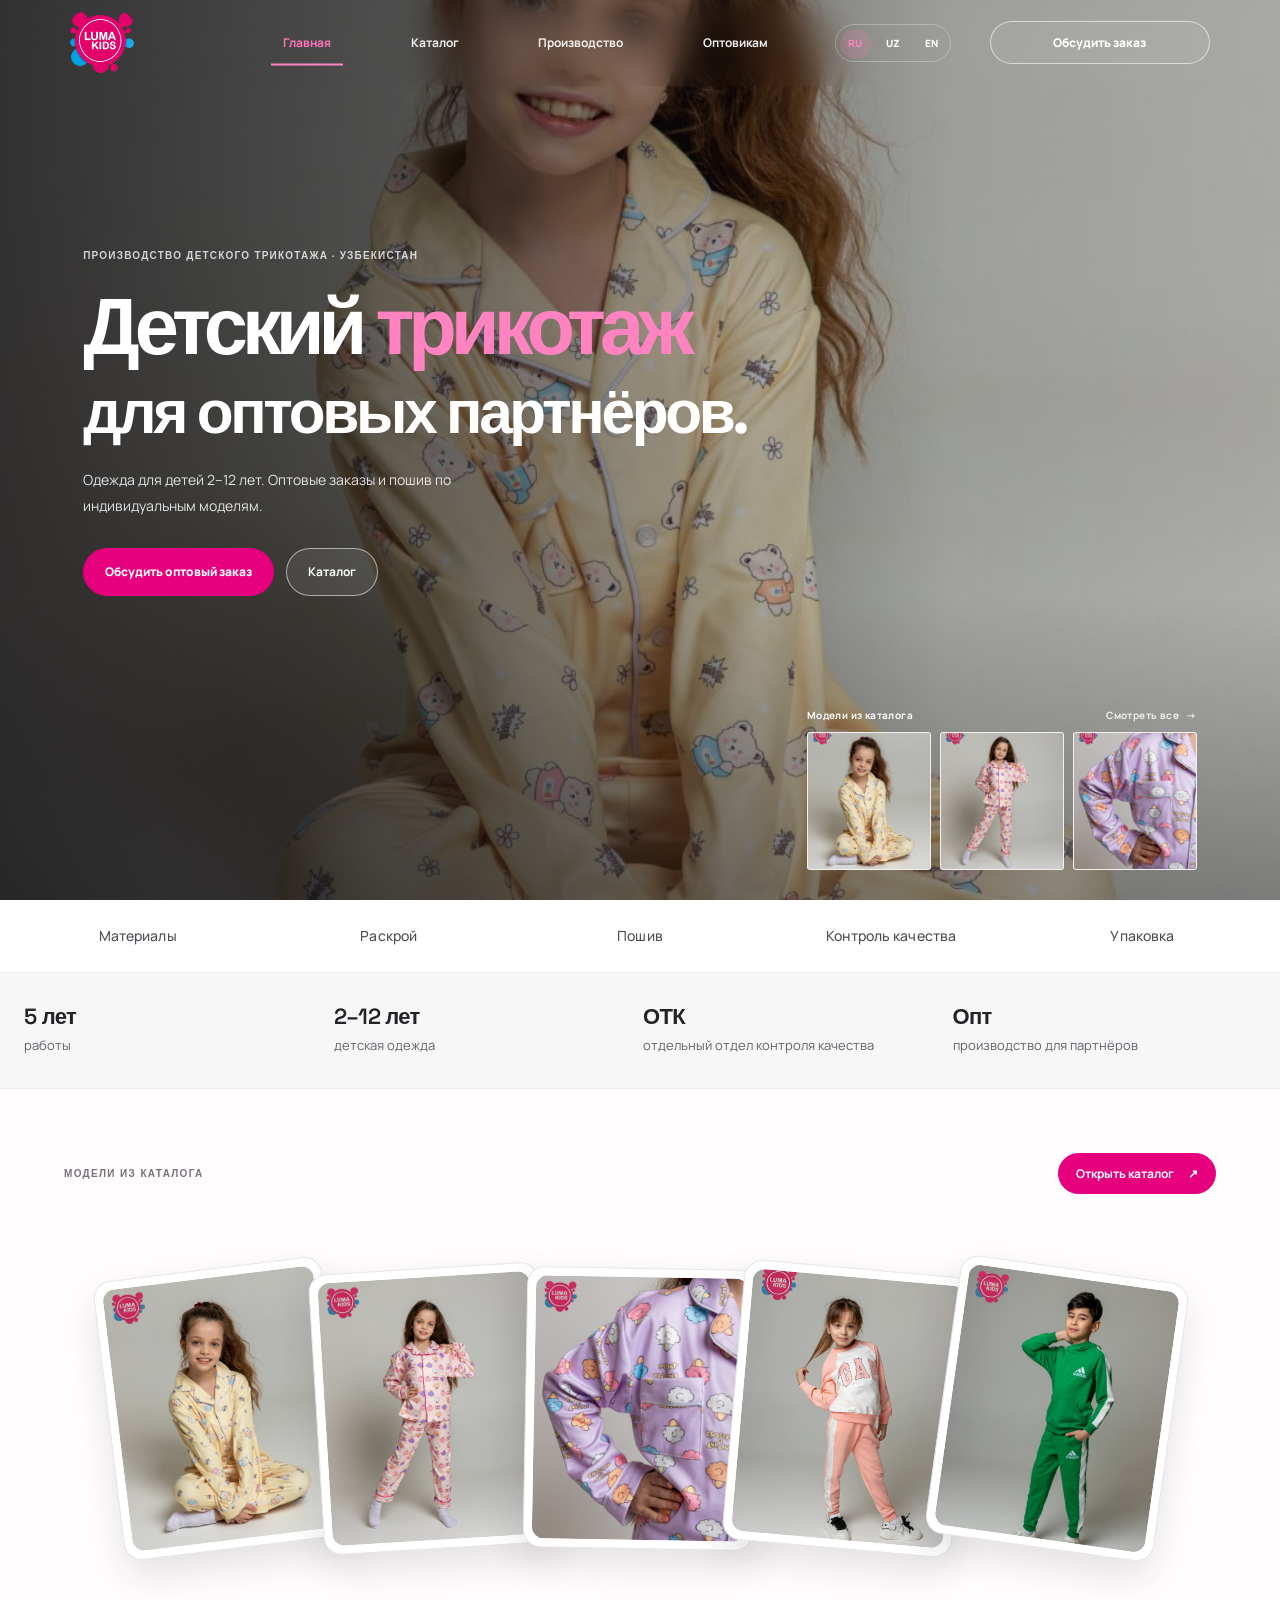
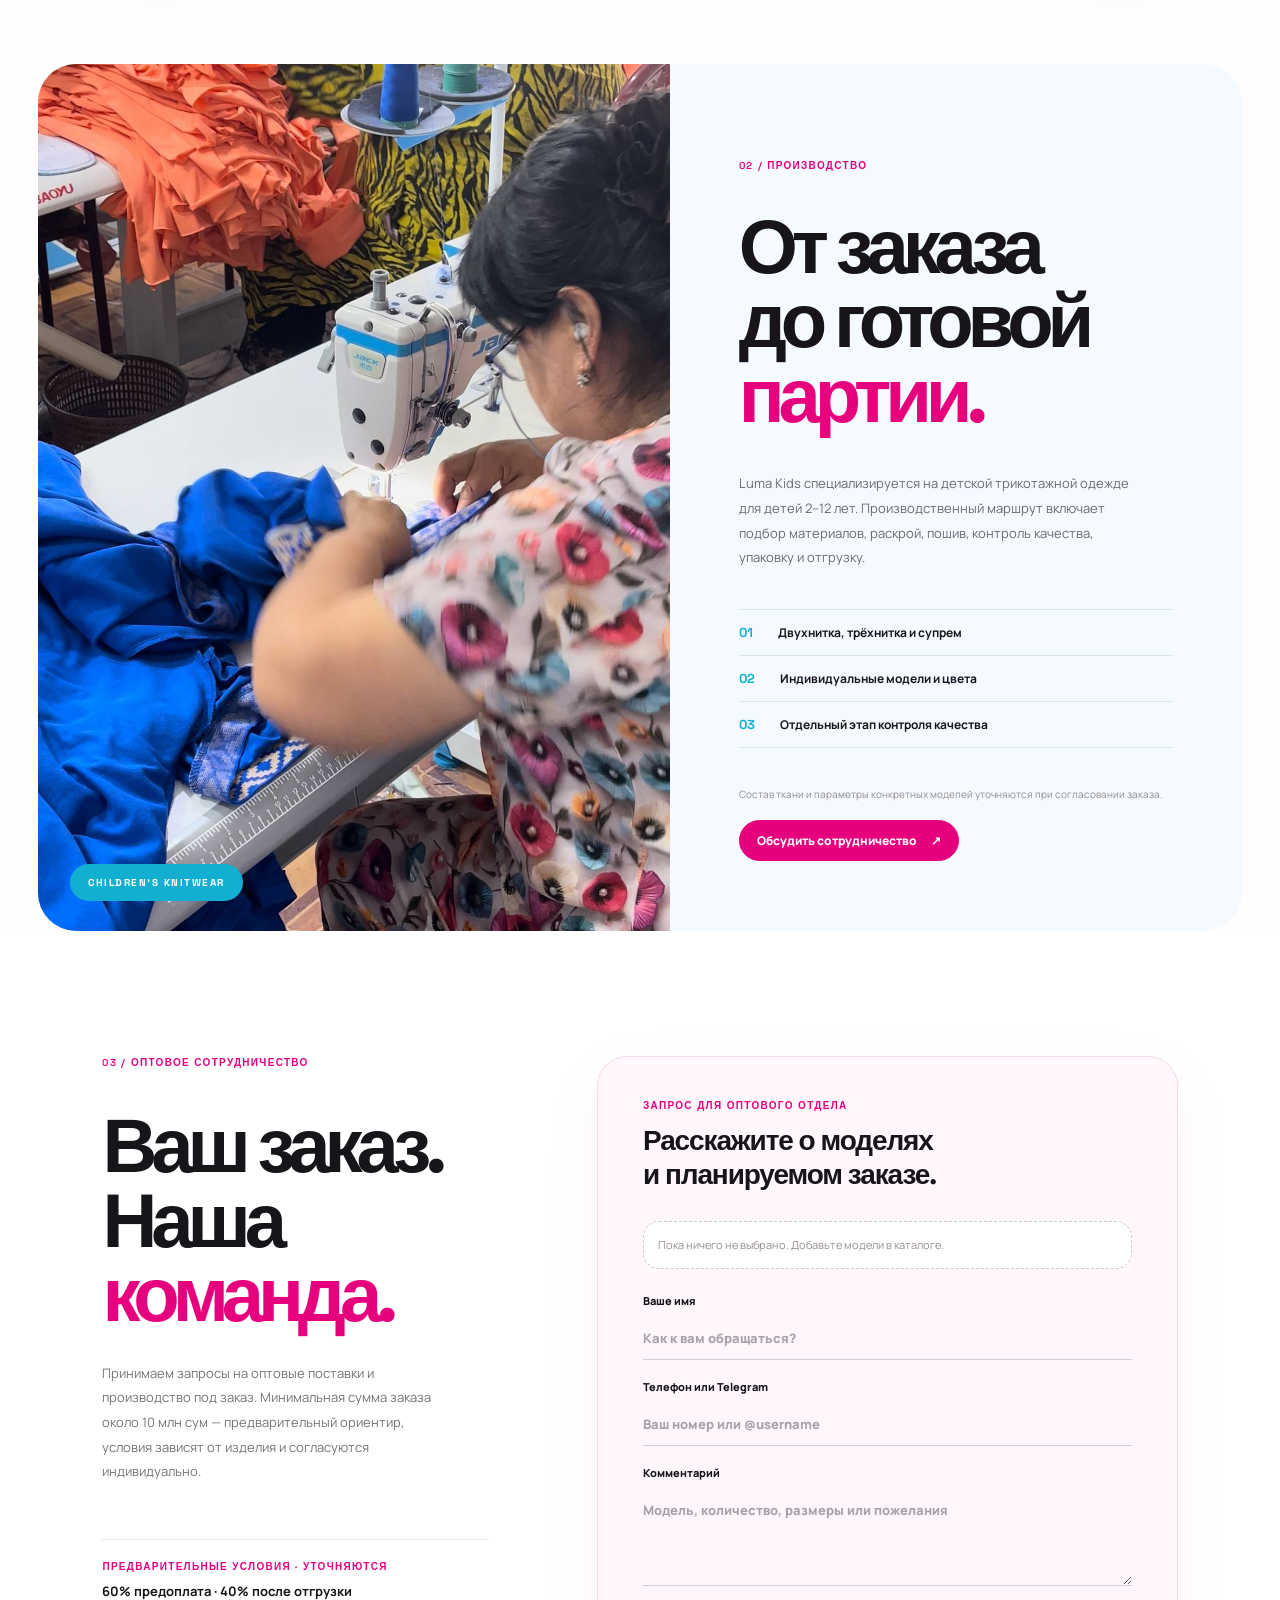
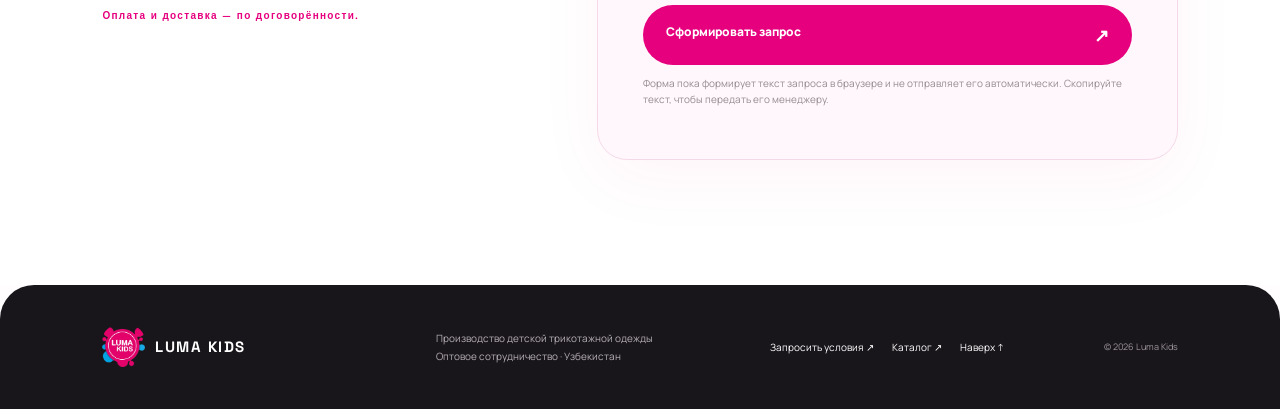
<file: index.html>
<!doctype html>
<html lang="ru">
<head>
  <meta charset="utf-8">
  <meta name="viewport" content="width=device-width, initial-scale=1">
  <meta name="theme-color" content="#e6007e">
  <meta name="description" content="Luma Kids — производство детской трикотажной одежды для оптовых партнёров. Индивидуальные модели и цвета, каталог и запрос на сотрудничество.">
  <title>Luma Kids — производство детского трикотажа</title>
  <link rel="preconnect" href="https://fonts.googleapis.com"><link rel="preconnect" href="https://fonts.gstatic.com" crossorigin>
  <link href="https://fonts.googleapis.com/css2?family=Manrope:wght@400;500;600;700;800&family=Space+Grotesk:wght@400;500;600;700&display=swap" rel="stylesheet"><link rel="stylesheet" href="./css/styles.css">
</head>
<body class="home-page">
  <div class="scroll-progress" aria-hidden="true"></div>
  <header class="masthead" id="top"><a class="brand" href="#top"><img src="./public/images/logo.webp" alt="Luma Kids"></a><nav class="nav" id="nav"><a href="#top" aria-current="page">Главная</a><a href="./catalog.html">Каталог</a><a href="#studio">Производство</a><a href="#wholesale">Оптовикам</a><div class="language-switch" role="group" aria-label="Язык сайта"><button type="button" data-language="ru" aria-pressed="true">RU</button><button type="button" data-language="uz" aria-pressed="false">UZ</button><button type="button" data-language="en" aria-pressed="false">EN</button></div></nav><a class="header-cta" href="#wholesale">Обсудить заказ</a><button class="menu-toggle" aria-label="Открыть меню" aria-expanded="false"><i></i><i></i></button></header>
  <main>
    <section class="hero hero-fullscreen"><img class="hero-video-poster" src="./public/images/17861036598580539.jpg" alt="" aria-hidden="true"><video class="hero-video" muted loop playsinline preload="none" poster="./public/images/17861036598580539.jpg" aria-hidden="true" tabindex="-1"><source src="./public/videos/6460117-sd_960_540_25fps.mp4" type="video/mp4"></video><div class="hero-scrim" aria-hidden="true"></div><div class="hero-content"><div class="hero-copy"><p class="overline">ПРОИЗВОДСТВО ДЕТСКОГО ТРИКОТАЖА · УЗБЕКИСТАН</p><h1>Детский <em>трикотаж</em><br><span>для оптовых партнёров.</span></h1><p class="hero-description">Одежда для детей 2–12 лет. Оптовые заказы и пошив по индивидуальным моделям.</p><div class="hero-actions"><a class="hero-primary" href="#wholesale">Обсудить оптовый заказ</a><a class="hero-secondary" href="./catalog.html">Каталог</a></div></div><div class="hero-catalog-preview"><div class="hero-preview-heading"><span>Модели из каталога</span><a href="./catalog.html">Смотреть все <span aria-hidden="true">→</span></a></div><div class="hero-preview-images"><a href="./catalog.html" aria-label="Перейти в каталог моделей"><img src="./public/images/17861036598580539.jpg" alt="Детская пижама светлого цвета" fetchpriority="high" decoding="async"></a><a href="./catalog.html" aria-label="Перейти в каталог моделей"><img src="./public/images/17872721088487035.jpg" alt="Детская пижама розового цвета" loading="eager" decoding="async"></a><a href="./catalog.html" aria-label="Перейти в каталог моделей"><img src="./public/images/17860733421585008.jpg" alt="Детская одежда с цветным принтом" loading="eager" decoding="async"></a></div></div></div></section>
    <section class="process-strip" aria-label="Этапы производства"><div class="process-strip-inner"><span>Материалы</span><span>Раскрой</span><span>Пошив</span><span>Контроль качества</span><span>Упаковка</span></div></section>
    <section class="trust-strip" aria-label="О Luma Kids"><div class="trust-strip-inner"><div><strong>5 лет</strong><span>работы</span></div><div><strong>2–12 лет</strong><span>детская одежда</span></div><div><strong>ОТК</strong><span>отдельный отдел контроля качества</span></div><div><strong>Опт</strong><span>производство для партнёров</span></div></div></section>
    <section class="featured section featured-cards" id="featured" aria-label="Модели из каталога">
      <div class="featured-cards-header"><p class="eyebrow">МОДЕЛИ ИЗ КАТАЛОГА</p><a class="featured-catalog-link" href="./catalog.html">Открыть каталог <span aria-hidden="true">↗</span></a></div>
      <div class="featured-cards-stage" id="featuredCards"></div>
    </section>
    <section class="studio" id="studio"><div class="studio-image"><img src="./public/images/production-process.jpg" alt="Пример детской одежды"><span>CHILDREN’S KNITWEAR</span></div><div class="studio-copy"><p class="eyebrow">02 / ПРОИЗВОДСТВО</p><h2>От заказа<br>до готовой<br><em>партии.</em></h2><p class="studio-text">Luma Kids специализируется на детской трикотажной одежде для детей 2–12 лет. Производственный маршрут включает подбор материалов, раскрой, пошив, контроль качества, упаковку и отгрузку.</p><div class="studio-points"><div><b>01</b><span>Двухнитка, трёхнитка и супрем</span></div><div><b>02</b><span>Индивидуальные модели и цвета</span></div><div><b>03</b><span>Отдельный этап контроля качества</span></div></div><p class="form-note">Состав ткани и параметры конкретных моделей уточняются при согласовании заказа.</p><a class="text-link" href="#wholesale">Обсудить сотрудничество <span>↗</span></a></div></section>
    <section class="wholesale section" id="wholesale"><div class="wholesale-intro"><p class="eyebrow">03 / ОПТОВОЕ СОТРУДНИЧЕСТВО</p><h2>Ваш заказ.<br>Наша<br><em>команда.</em></h2><p>Принимаем запросы на оптовые поставки и производство под заказ. Минимальная сумма заказа около 10 млн сум — предварительный ориентир, условия зависят от изделия и согласуются индивидуально.</p><div class="contact-note"><span>ПРЕДВАРИТЕЛЬНЫЕ УСЛОВИЯ · УТОЧНЯЮТСЯ</span><b>60% предоплата · 40% после отгрузки</b><span>Оплата и доставка — по договорённости.</span></div></div><form class="lead-form" id="leadForm"><div class="form-heading"><span>ЗАПРОС ДЛЯ ОПТОВОГО ОТДЕЛА</span><b>Расскажите о моделях<br>и планируемом заказе.</b></div><div class="selected-models" id="selectedModels"><p>Пока ничего не выбрано. Добавьте модели в каталоге.</p></div><label>Ваше имя<input name="name" placeholder="Как к вам обращаться?" required></label><label>Телефон или Telegram<input name="contact" placeholder="Ваш номер или @username" required></label><label>Комментарий<textarea name="message" rows="4" placeholder="Модель, количество, размеры или пожелания"></textarea></label><button class="submit-btn" type="submit">Сформировать запрос <span>↗</span></button><p class="form-note">Форма пока формирует текст запроса в браузере и не отправляет его автоматически. Скопируйте текст, чтобы передать его менеджеру.</p><div class="form-result" id="formResult" hidden></div></form></section>
  </main>
  <footer class="footer"><a class="footer-brand" href="#top"><img src="./public/images/logo.webp" alt=""> LUMA KIDS</a><p>Производство детской трикотажной одежды<br>Оптовое сотрудничество · Узбекистан</p><div class="footer-links"><a href="#wholesale">Запросить условия ↗</a><a href="./catalog.html">Каталог ↗</a><a href="#top">Наверх ↑</a></div><small>© <span id="year"></span> Luma Kids</small></footer>
  <dialog class="product-dialog" id="productDialog"><button class="dialog-close" type="button" aria-label="Закрыть">×</button><div id="dialogContent"></div></dialog>
  <script src="./js/app.js"></script>
</body>
</html>
</file>
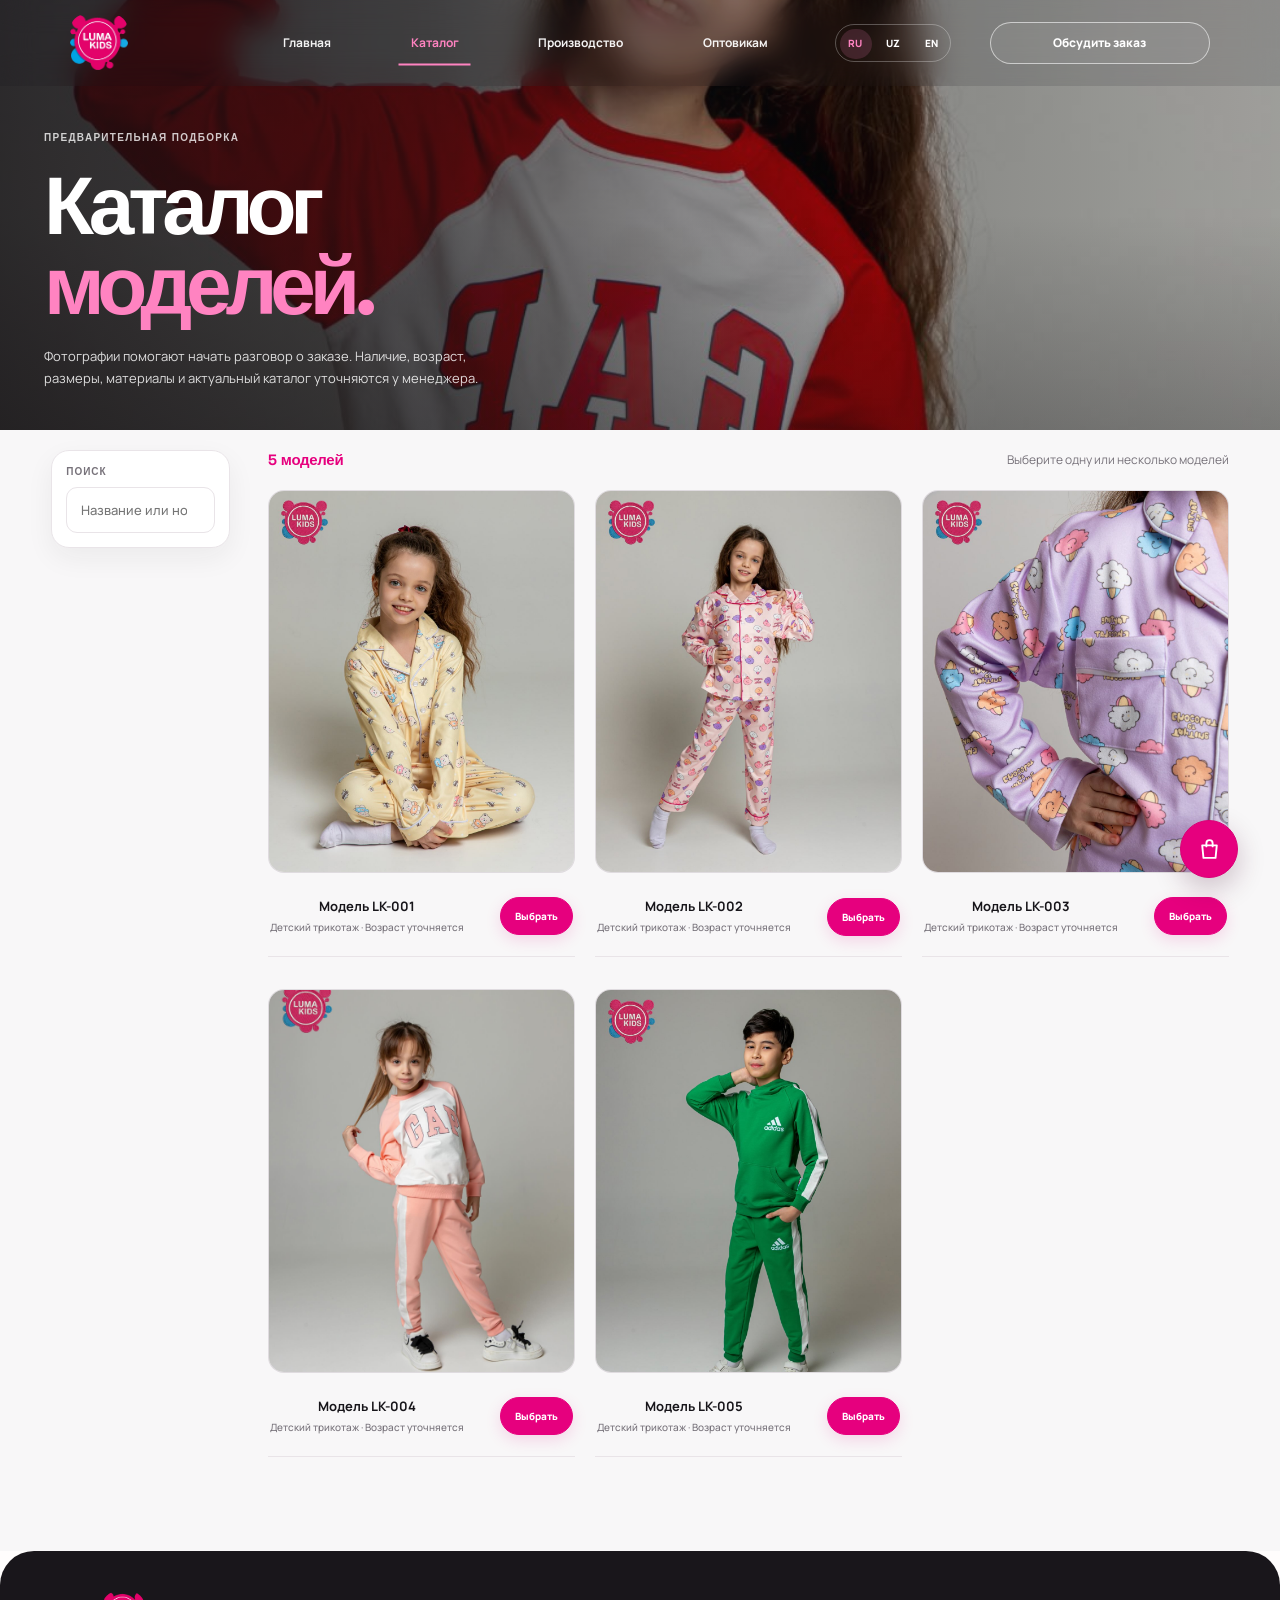
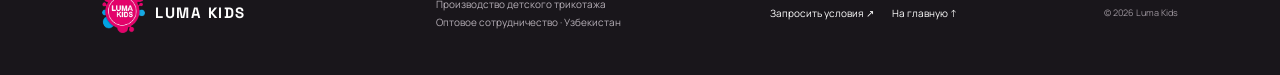
<file: catalog.html>
<!doctype html>
<html lang="ru">
<head>
  <meta charset="utf-8"><meta name="viewport" content="width=device-width, initial-scale=1, viewport-fit=cover"><meta name="theme-color" content="#e6007e">
  <meta name="description" content="Предварительная подборка моделей Luma Kids. Запросите каталог, размеры, наличие и условия оптового производства."><title>Модели и запрос каталога — Luma Kids</title>
  <link rel="preconnect" href="https://fonts.googleapis.com"><link rel="preconnect" href="https://fonts.gstatic.com" crossorigin><link href="https://fonts.googleapis.com/css2?family=Manrope:wght@400;500;600;700;800&family=Space+Grotesk:wght@400;500;600;700&display=swap" rel="stylesheet"><link rel="stylesheet" href="./css/styles.css">
</head>
<body class="catalog-page">
  <div class="scroll-progress" aria-hidden="true"></div>
  <header class="masthead" id="top"><a class="brand" href="./index.html"><img src="./public/images/logo.webp" alt="Luma Kids"></a><nav class="nav" id="nav"><a href="./index.html">Главная</a><a href="./catalog.html" aria-current="page">Каталог</a><a href="./index.html#studio">Производство</a><a href="./index.html#wholesale">Оптовикам</a><div class="language-switch" role="group" aria-label="Язык сайта"><button type="button" data-language="ru" aria-pressed="true">RU</button><button type="button" data-language="uz" aria-pressed="false">UZ</button><button type="button" data-language="en" aria-pressed="false">EN</button></div></nav><a class="header-cta" href="./index.html#wholesale">Обсудить заказ</a><button class="menu-toggle" aria-label="Открыть меню" aria-expanded="false"><i></i><i></i></button></header>
  <main>
    <section class="catalog-hero" aria-labelledby="catalogHeading"><img class="catalog-hero-photo" src="./public/images/18226641064314092.jpg" alt="" aria-hidden="true" fetchpriority="high"><div class="catalog-hero-content"><div class="catalog-intro"><p class="eyebrow">ПРЕДВАРИТЕЛЬНАЯ ПОДБОРКА</p><h1 id="catalogHeading">Каталог<br><em>моделей.</em></h1><p>Фотографии помогают начать разговор о заказе. Наличие, возраст, размеры, материалы и актуальный каталог уточняются у менеджера.</p></div></div></section>
    <div class="catalog-layout">
      <section class="catalog-filter-bar"><div class="catalog-tools" aria-label="Поиск моделей"><label class="search-field"><span>Поиск</span><input id="searchInput" type="search" placeholder="Название или номер модели" autocomplete="off"></label></div></section>
      <section class="catalog-results section"><div class="catalog-meta"><span id="catalogCount"></span><span>Выберите одну или несколько моделей</span></div><div class="catalog-active-search" id="activeSearch" hidden><span id="activeSearchTerms"></span><button type="button" id="clearSearch">Сбросить поиск</button></div><div class="product-grid" id="productGrid"></div><div class="empty-state" id="emptyState" hidden>По этим параметрам моделей не найдено.<button type="button" id="emptyReset" hidden>Сбросить поиск</button></div></section>
    </div>
    <button class="shopper-toggle" id="shopperToggle" type="button" aria-label="Открыть выбранные модели" aria-expanded="false" aria-controls="shopperPanel"><svg viewBox="0 0 24 24" aria-hidden="true"><path d="M5 8h14l-1.2 12H6.2L5 8Z"/><path d="M9 9V6a3 3 0 0 1 6 0v3"/></svg><span class="shopper-count" id="shopperCount" hidden>0</span></button>
    <aside class="shopper-panel" id="shopperPanel" aria-label="Выбранные модели" hidden><div class="shopper-panel-head"><div><span class="eyebrow">ВАШ ВЫБОР</span><strong id="shopperHeading">Модели</strong></div><button class="shopper-close" id="shopperClose" type="button" aria-label="Закрыть шоппер">×</button></div><div class="shopper-items" id="shopperItems"></div><div class="shopper-panel-foot"><a class="shopper-submit" id="shopperSubmit" href="./index.html#wholesale">Перейти к заявке <span aria-hidden="true">↗</span></a></div></aside>
  </main>
  <footer class="footer"><a class="footer-brand" href="./index.html"><img src="./public/images/logo.webp" alt=""> LUMA KIDS</a><p>Производство детского трикотажа<br>Оптовое сотрудничество · Узбекистан</p><div class="footer-links"><a href="./index.html#wholesale">Запросить условия ↗</a><a href="./index.html">На главную ↑</a></div><small>© <span id="year"></span> Luma Kids</small></footer>
  <dialog class="product-dialog" id="productDialog"><button class="dialog-close" type="button" aria-label="Закрыть">×</button><div id="dialogContent"></div></dialog>
  <script src="./js/app.js"></script>
</body>
</html>
</file>
<file: css/styles.css>
@import url('https://fonts.googleapis.com/css2?family=Manrope:wght@400;500;600;700;800&family=Space+Grotesk:wght@400;500;600;700&display=swap');
:root{--pink:#e6007e;--pink-soft:#ffe5f2;--blue:#13afd0;--blue-soft:#dff7fc;--ink:#17151a;--paper:#fffdfd;--muted:#77727a;--line:#e9e4e8;--display:'Space Grotesk',sans-serif;--body:'Manrope',sans-serif}
*{box-sizing:border-box}html{scroll-behavior:smooth;scroll-padding-top:90px}body{margin:0;background:var(--paper);color:var(--ink);font-family:var(--body);-webkit-font-smoothing:antialiased}a{color:inherit;text-decoration:none}img{display:block;width:100%;height:100%;object-fit:cover}button,input,select,textarea{font:inherit}.masthead{height:86px;padding:0 5.5%;display:flex;align-items:center;justify-content:space-between;border-bottom:1px solid var(--line);gap:26px;background:#fff;position:relative;z-index:10}.brand img{width:70px;height:70px;object-fit:contain}.masthead-note,.eyebrow,.overline,.hero-index,.collection-foot,.form-heading>span,.contact-note span{font:600 10px var(--display);letter-spacing:.13em}.masthead-note{color:var(--muted)}.nav{display:flex;gap:30px;font-size:12px;font-weight:700}.nav a:hover,.footer-links a:hover{color:var(--pink)}.header-cta{font-size:12px;font-weight:800;border-bottom:2px solid var(--pink);padding:12px 0}.header-cta span{color:var(--pink);margin-left:16px}.menu-toggle{display:none;background:none;border:0}.hero{min-height:660px;display:grid;grid-template-columns:.9fr 1.1fr;padding-left:8%;overflow:hidden;background:linear-gradient(110deg,#fff 0 52%,#fff3f9 52%)}.hero-copy{padding:76px 30px 36px 0;display:flex;flex-direction:column;justify-content:center;position:relative;z-index:1}.overline{color:var(--muted);display:flex;align-items:center;gap:10px}.overline span{width:8px;height:8px;background:var(--blue);border-radius:50%}.hero h1{font:700 clamp(54px,6.5vw,94px)/.94 var(--display);letter-spacing:-.085em;margin:35px 0 30px}.hero h1 em,.collection-heading h2 em,.studio-copy h2 em,.wholesale-intro h2 em{font-style:normal;color:var(--pink)}.pink-dot{color:var(--blue)}.hero-bottom{display:flex;align-items:center;gap:30px;max-width:400px}.hero-bottom p{font-size:14px;line-height:1.8;color:#66606a;margin:0}.round-link{width:48px;height:48px;flex:0 0 48px;border-radius:50%;background:var(--blue);color:white;display:grid;place-items:center;font-size:24px}.hero-index{margin-top:58px;display:flex;gap:15px;align-items:center;color:#969099}.hero-index b{font:700 24px var(--display);color:var(--pink)}.hero-visual{position:relative;min-height:660px;background:var(--pink-soft)}.hero-photo{position:absolute;overflow:hidden}.main-photo{inset:0 12% 0 10%;clip-path:polygon(10% 0,100% 0,100% 100%,0 100%,0 16%)}.main-photo img{object-position:center}.small-photo{width:34%;height:39%;right:0;bottom:8%;border:9px solid white;box-shadow:0 16px 45px #7e456222}.small-photo img{object-position:center}.blue-stamp{position:absolute;top:10%;left:0;width:122px;height:122px;border-radius:50%;background:var(--blue);color:white;display:flex;flex-direction:column;align-items:center;justify-content:center;transform:rotate(-12deg);box-shadow:0 10px 30px #0e9bb52b}.blue-stamp span{font:700 9px var(--display);letter-spacing:.1em;text-align:center}.blue-stamp b{font:700 25px var(--display);margin-top:4px}.vertical-note{position:absolute;right:4%;top:10%;writing-mode:vertical-rl;font:600 9px var(--display);letter-spacing:.2em;color:#9a7187}.ticker{overflow:hidden;background:var(--pink);color:white;padding:17px 0;white-space:nowrap}.ticker div{font:700 12px var(--display);letter-spacing:.18em;text-align:center}.ticker b{color:#8eeaff;margin:0 30px}.section{padding:115px 8%}.section-top{display:flex;justify-content:space-between;align-items:start}.eyebrow{color:var(--pink);margin:0}.section-aside{font-size:12px;line-height:1.7;color:var(--muted);margin:0}.collection-heading{display:flex;justify-content:space-between;align-items:end;margin:42px 0 45px}.collection-heading h2,.studio-copy h2,.wholesale-intro h2{font:700 clamp(48px,6vw,76px)/.98 var(--display);letter-spacing:-.08em;margin:0}.collection-heading>p{max-width:290px;font-size:13px;line-height:1.8;color:var(--muted);margin:0 8% 5px 20px}.product-grid{display:grid;grid-template-columns:repeat(3,1fr);gap:18px}.product-card{position:relative;min-width:0}.product-image{height:390px;background:#f5edf2;overflow:hidden;position:relative}.product-card:nth-child(3n+2) .product-image{background:var(--blue-soft)}.product-card:nth-child(3n) .product-image{background:var(--pink-soft)}.product-image img{transition:transform .7s cubic-bezier(.2,.7,.2,1)}.product-card:hover .product-image img{transform:scale(1.045)}.product-number{position:absolute;top:14px;left:15px;background:white;padding:7px 10px;font:700 10px var(--display)}.product-title{display:flex;justify-content:space-between;align-items:center;padding:15px 0;border-bottom:1px solid var(--line);font-size:13px;font-weight:700}.product-title span{color:var(--pink);font-size:18px}.collection-foot{display:flex;justify-content:space-between;align-items:center;color:#8c858d;margin-top:30px}.collection-foot a{color:var(--ink);border-bottom:1px solid var(--pink);padding-bottom:7px}.collection-foot b{color:var(--pink);margin-left:15px}.studio{display:grid;grid-template-columns:1.05fr .95fr;background:#f4faff;min-height:600px}.studio-image{position:relative;min-height:600px}.studio-image img{position:absolute;inset:0}.studio-image span{position:absolute;bottom:30px;left:32px;background:var(--blue);color:white;padding:12px 18px;font:700 10px var(--display);letter-spacing:.15em}.studio-copy{padding:95px 12% 70px 12%;display:flex;flex-direction:column;align-items:flex-start}.studio-copy h2{margin:38px 0 25px}.studio-text{font-size:13px;line-height:1.9;color:#6e6971;max-width:400px}.studio-points{width:100%;margin:26px 0 28px;border-top:1px solid #d8e7ec}.studio-points div{display:flex;gap:25px;padding:14px 0;border-bottom:1px solid #d8e7ec;font-size:12px;font-weight:700}.studio-points b{color:var(--blue);font:700 13px var(--display)}.text-link{font-size:12px;font-weight:800;border-bottom:2px solid var(--pink);padding-bottom:10px}.text-link span{color:var(--pink);margin-left:20px}.wholesale{display:grid;grid-template-columns:.8fr 1.2fr;gap:10%;background:#fff;padding-top:125px;padding-bottom:125px}.wholesale-intro h2{margin:40px 0 28px}.wholesale-intro>p:not(.eyebrow){font-size:13px;line-height:1.9;color:var(--muted);max-width:340px}.contact-note{margin-top:55px;padding-top:20px;border-top:1px solid var(--line);display:flex;flex-direction:column;gap:9px}.contact-note span{color:var(--pink)}.contact-note b{font-size:13px}.lead-form{background:#fff7fb;border:1px solid #f6d9e8;padding:42px 45px}.form-heading{display:flex;flex-direction:column;gap:12px;margin-bottom:30px}.form-heading>span{color:var(--pink)}.form-heading>b{font:700 28px/1.2 var(--display);letter-spacing:-.04em}.lead-form label{display:flex;flex-direction:column;gap:9px;font-size:11px;font-weight:800;margin-bottom:19px}.lead-form input,.lead-form select,.lead-form textarea{width:100%;border:0;border-bottom:1px solid #d9cbd3;background:transparent;padding:12px 0;color:var(--ink);outline:none;font-size:13px;border-radius:0}.lead-form input:focus,.lead-form select:focus,.lead-form textarea:focus{border-color:var(--pink)}.lead-form input::placeholder,.lead-form textarea::placeholder{color:#aaa1a8}.form-row{display:grid;grid-template-columns:1fr 1fr;gap:25px}.submit-btn{width:100%;border:0;background:var(--pink);color:white;padding:17px 20px;display:flex;justify-content:space-between;font-size:12px;font-weight:800;cursor:pointer;margin-top:5px;transition:background .2s}.submit-btn:hover{background:#bd0068}.submit-btn span{font-size:18px}.form-note{font-size:10px;color:#958b92;line-height:1.6}.form-result{padding:16px;background:var(--blue-soft);font-size:12px;line-height:1.6;margin-top:15px}.form-result a{font-weight:800;color:#087e98}.footer{padding:34px 8%;background:#19161b;color:white;display:grid;grid-template-columns:1fr 1fr 1fr auto;gap:25px;align-items:center}.footer-brand{display:flex;align-items:center;gap:10px;font:700 15px var(--display);letter-spacing:.1em}.footer-brand img{width:43px;height:43px;object-fit:contain;border-radius:50%}.footer>p{font-size:10px;line-height:1.8;color:#b6afb7}.footer-links{display:flex;gap:18px;font-size:10px}.footer small{font-size:9px;color:#9c959d}.menu-toggle{border:0;background:none}.menu-toggle i{display:block;width:24px;height:2px;background:var(--ink);margin:6px}
@media(max-width:900px){.masthead{padding:0 4%;height:76px}.masthead-note{display:none}.nav{gap:18px}.hero{padding-left:5%;grid-template-columns:.95fr 1.05fr;min-height:570px}.hero-visual{min-height:570px}.hero h1{font-size:clamp(48px,7vw,70px)}.section{padding:85px 5%}.product-image{height:320px}.studio-copy{padding:75px 8%}.wholesale{gap:5%}.lead-form{padding:32px}.footer{padding-inline:5%}}
@media(max-width:650px){.masthead{height:70px;padding:0 20px}.brand img{width:58px;height:58px}.header-cta{font-size:10px;margin-left:auto}.menu-toggle{display:block;padding:8px}.nav{display:none;position:absolute;top:70px;left:0;right:0;background:white;padding:22px;flex-direction:column;gap:20px;border-bottom:1px solid var(--line)}.nav.open{display:flex}.hero{display:flex;flex-direction:column;padding:42px 0 0;background:linear-gradient(180deg,#fff 0 48%,#fff3f9 48%);min-height:0}.hero-copy{padding:0 23px 30px}.hero h1{font-size:clamp(55px,15vw,78px);margin:28px 0 22px}.hero-bottom p{font-size:12px}.hero-index{margin-top:35px}.hero-visual{width:100%;min-height:430px}.main-photo{inset:0 13% 0 8%}.small-photo{height:37%;width:37%;border-width:6px}.blue-stamp{width:92px;height:92px;top:7%;left:3%}.blue-stamp span{font-size:7px}.blue-stamp b{font-size:20px}.ticker{padding:14px 0}.ticker div{font-size:10px}.section{padding:72px 22px}.section-top{gap:20px}.section-aside{font-size:10px}.collection-heading{display:block;margin:30px 0}.collection-heading h2,.studio-copy h2,.wholesale-intro h2{font-size:55px}.collection-heading>p{margin:18px 0 0}.product-grid{grid-template-columns:1fr 1fr;gap:22px 12px}.product-image{height:260px}.product-title{font-size:11px}.studio{grid-template-columns:1fr}.studio-image{min-height:390px}.studio-copy{padding:60px 24px}.wholesale{grid-template-columns:1fr;gap:40px;padding-top:75px;padding-bottom:75px}.wholesale-intro h2{margin:28px 0 20px}.contact-note{margin-top:30px}.lead-form{padding:28px 22px}.form-row{grid-template-columns:1fr;gap:0}.footer{grid-template-columns:1fr 1fr;padding:28px 22px;gap:18px}.footer-links{flex-direction:column;gap:10px}.footer small{justify-self:end;align-self:end}}
@media(max-width:390px){.header-cta{display:none}.product-image{height:220px}.section-aside{max-width:140px}.footer{grid-template-columns:1fr}.footer small{justify-self:start}}


/* Luma Kids polish: softer shapes, motion and tactile interactions */
:root {
  --radius-sm: 14px;
  --radius-md: 22px;
  --radius-lg: 34px;
  --ease-out: cubic-bezier(.2,.75,.25,1);
}
html { scroll-behavior: smooth; }
body { overflow-x: hidden; }
.scroll-progress {
  position: fixed; inset: 0 auto auto 0; height: 3px; width: 0;
  background: linear-gradient(90deg, var(--pink), var(--blue));
  z-index: 1000; pointer-events: none;
}
.brand img, .footer-brand img { border-radius: 16px; }
.header-cta { border-radius: 999px; padding: 13px 19px; border: 1px solid #f3c6dc; transition: .3s var(--ease-out); }
.header-cta:hover { color: white; background: var(--pink); border-color: var(--pink); transform: translateY(-3px); box-shadow: 0 10px 24px #e6007e25; }
.hero-visual { border-radius: 0 0 0 46px; overflow: hidden; }
.main-photo { border-radius: 36px 0 0 36px; overflow: hidden; clip-path: none; }
.small-photo { border-radius: 26px; }
.blue-stamp { border: 7px solid rgba(255,255,255,.75); }
.round-link { transition: transform .35s var(--ease-out), box-shadow .35s; }
.round-link:hover { transform: translateY(-5px) rotate(-12deg); box-shadow: 0 12px 24px #13afd044; }
.ticker { border-radius: 0 0 26px 26px; }
.product-image { border-radius: 24px; overflow: hidden; }
.product-card { transition: transform .4s var(--ease-out); }
.product-card:hover { transform: translateY(-8px); }
.product-number { border-radius: 999px; }
.product-title { transition: color .25s; }
.product-card:hover .product-title { color: var(--pink); }
.product-title span { display: inline-grid; place-items: center; width: 34px; height: 34px; border-radius: 50%; background: var(--pink-soft); transition: transform .3s, background .3s, color .3s; }
.product-card:hover .product-title span { transform: rotate(45deg); background: var(--pink); color: white; }
.studio { border-radius: 38px; overflow: hidden; margin: 0 3%; }
.studio-image { overflow: hidden; }
.studio-image img { transition: transform .9s var(--ease-out); }
.studio:hover .studio-image img { transform: scale(1.035); }
.studio-image span { border-radius: 999px; }
.text-link { transition: color .25s, padding .25s; }
.text-link:hover { color: var(--pink); padding-left: 7px; }
.lead-form { border-radius: 30px; box-shadow: 0 20px 70px #e6007e0b; transition: box-shadow .35s, transform .35s; }
.lead-form:focus-within { box-shadow: 0 24px 70px #e6007e17; transform: translateY(-3px); }
.lead-form input, .lead-form select, .lead-form textarea { transition: border-color .25s, padding .25s; }
.lead-form input:focus, .lead-form select:focus, .lead-form textarea:focus { padding-left: 9px; }
.submit-btn { border-radius: 999px; padding: 18px 23px; transition: transform .3s var(--ease-out), box-shadow .3s, background .25s; }
.submit-btn:hover { transform: translateY(-3px); box-shadow: 0 13px 28px #e6007e35; }
.submit-btn:active { transform: scale(.985); }
.form-result { border-radius: 18px; }
.copy-request { border: 0; background: var(--blue); color: white; border-radius: 999px; padding: 10px 15px; cursor: pointer; }
.footer { border-radius: 34px 34px 0 0; }
.footer-links a { transition: transform .25s, color .25s; }
.footer-links a:hover { transform: translateY(-2px); }
a, button, select { -webkit-tap-highlight-color: transparent; }
a:focus-visible, button:focus-visible, input:focus-visible, select:focus-visible, textarea:focus-visible { outline: 3px solid #13afd066; outline-offset: 3px; }
.reveal { opacity: 0; transform: translateY(24px); transition: opacity .75s var(--ease-out), transform .75s var(--ease-out); }
.reveal.is-visible { opacity: 1; transform: translateY(0); }
@media (prefers-reduced-motion: reduce) {
  *, *::before, *::after { scroll-behavior: auto !important; animation-duration: .01ms !important; transition-duration: .01ms !important; }
  .reveal { opacity: 1; transform: none; }
}
@media(max-width:650px) {
  .hero-visual { border-radius: 0 0 0 28px; }
  .main-photo { border-radius: 24px 0 0 24px; }
  .product-image { border-radius: 19px; }
  .studio { margin: 0 12px; border-radius: 26px; }
  .lead-form { border-radius: 23px; }
  .footer { border-radius: 25px 25px 0 0; }
}


/* Fixed navigation and continuous newsroom-style ticker */
html { scroll-padding-top: 104px; }
body { padding-top: 86px; }
.masthead {
  position: fixed;
  top: 0; left: 0; right: 0;
  width: 100%;
  z-index: 100;
  background: rgba(255,255,255,.94);
  -webkit-backdrop-filter: blur(16px);
  backdrop-filter: blur(16px);
  box-shadow: 0 8px 28px rgba(30,18,28,.045);
  transition: height .25s ease, box-shadow .25s ease;
}
.masthead.is-scrolled {
  height: 72px;
  box-shadow: 0 10px 30px rgba(30,18,28,.09);
}
.ticker {
  overflow: hidden;
  position: relative;
  white-space: nowrap;
  border-radius: 0 0 26px 26px;
}
.ticker-track {
  display: flex;
  width: max-content;
  will-change: transform;
  animation: ticker-marquee 28s linear infinite;
  animation-duration: var(--ticker-duration, 28s);
  animation-name: ticker-marquee;
}
.ticker-group {
  flex: 0 0 auto;
  white-space: nowrap;
  padding: 0;
  font: 700 12px var(--display);
  letter-spacing: .18em;
}
.ticker-group b { color: #8eeaff; margin: 0 30px; }
@keyframes ticker-marquee {
  from { transform: translateX(0); }
  to { transform: translateX(var(--ticker-shift, -50%)); }
}
@media (max-width:650px) {
  body { padding-top: 70px; }
  html { scroll-padding-top: 84px; }
  .masthead { height: 70px; }
  .masthead.is-scrolled { height: 64px; }
  .ticker { border-radius: 0 0 20px 20px; }
  .ticker-track { animation-duration: var(--ticker-duration, 22s); }
  .ticker-group { font-size: 10px; }
}
@media (prefers-reduced-motion: reduce) {
  .ticker-track { animation: none; }
}

/* Catalog, model selection and request preview */
.catalog-tools { display:grid; grid-template-columns:1.5fr 1fr 1fr; gap:14px; margin:0 0 20px; padding:18px; background:#f7fbfc; border:1px solid #e2f0f3; border-radius:22px; }
.catalog-tools label { display:flex; flex-direction:column; gap:8px; font-size:10px; font-weight:800; letter-spacing:.08em; text-transform:uppercase; color:#726b74; }
.catalog-tools input,.catalog-tools select { width:100%; padding:13px 14px; border:1px solid #dbe5e8; border-radius:12px; background:#fff; color:var(--ink); outline:none; font-size:13px; text-transform:none; letter-spacing:0; }
.catalog-tools input:focus,.catalog-tools select:focus { border-color:var(--blue); box-shadow:0 0 0 3px #13afd01f; }
.catalog-meta { display:flex; justify-content:space-between; margin:0 0 18px; color:var(--muted); font-size:11px; }
.catalog-meta span:first-child { color:var(--pink); font-weight:800; }
.product-image { width:100%; border:0; padding:0; cursor:pointer; }
.product-image .selected-mark { position:absolute; right:14px; top:14px; display:grid; place-items:center; width:31px; height:31px; border-radius:50%; background:#fff; color:var(--pink); font-size:18px; font-weight:800; box-shadow:0 6px 18px #3212261a; }
.product-card.is-selected .product-image { outline:3px solid var(--pink); outline-offset:3px; }
.product-title { align-items:flex-start; gap:10px; }
.product-title > span { display:flex; flex-direction:column; gap:5px; min-width:0; }
.product-title b { font-size:13px; }
.product-title small { color:var(--muted); font-size:10px; font-weight:500; }
.select-btn { border:1px solid #efb7d3; background:#fff; border-radius:999px; padding:8px 11px; color:var(--pink); cursor:pointer; font-size:10px; font-weight:800; white-space:nowrap; }
.product-card.is-selected .select-btn { background:var(--pink); color:#fff; }
.empty-state { padding:55px 20px; border:1px dashed #e6c8d8; border-radius:20px; text-align:center; color:var(--muted); font-size:13px; }
.selected-models { margin:0 0 24px; padding:14px; border:1px dashed #d8c6cf; border-radius:16px; background:#fff; }
.selected-models p { margin:0; color:#968c94; font-size:11px; line-height:1.6; }
.selected-model { display:flex; justify-content:space-between; align-items:center; gap:10px; padding:8px 0; border-bottom:1px solid var(--line); font-size:12px; font-weight:700; }
.selected-model:last-child { border-bottom:0; padding-bottom:0; }
.selected-model small { color:var(--pink); font:700 10px var(--display); margin-left:5px; }
.selected-model button { width:24px; height:24px; border:0; border-radius:50%; background:var(--pink-soft); color:var(--pink); cursor:pointer; font-size:18px; line-height:1; }
.contact-note a { color:var(--pink); font-size:12px; font-weight:800; }
.product-dialog { width:min(920px,calc(100% - 32px)); padding:0; border:0; border-radius:28px; overflow:hidden; background:#fff; box-shadow:0 28px 100px #1b101c35; }
.product-dialog::backdrop { background:#21152299; backdrop-filter:blur(4px); }
.dialog-close { position:absolute; z-index:2; right:16px; top:14px; width:38px; height:38px; border:0; border-radius:50%; background:#fff; color:var(--ink); cursor:pointer; font-size:27px; line-height:1; box-shadow:0 4px 15px #24142418; }
.dialog-product { display:grid; grid-template-columns:1fr 1fr; min-height:500px; }
.dialog-product > img { min-height:500px; object-fit:cover; }
.dialog-copy { display:flex; flex-direction:column; align-items:flex-start; padding:54px 46px 42px; }
.dialog-copy h2 { margin:22px 0 14px; font:700 clamp(32px,4vw,52px)/.98 var(--display); letter-spacing:-.06em; }
.dialog-copy > p { color:var(--muted); font-size:13px; line-height:1.7; }
.dialog-copy dl { width:100%; margin:20px 0 30px; }
.dialog-copy dl div { display:flex; justify-content:space-between; gap:20px; padding:13px 0; border-top:1px solid var(--line); font-size:11px; }
.dialog-copy dt { color:var(--muted); }.dialog-copy dd { margin:0; text-align:right; font-weight:800; }
.dialog-select { margin-top:auto; }
@media(max-width:650px) { .catalog-tools { grid-template-columns:1fr; padding:14px; gap:11px; }.catalog-meta { font-size:10px; gap:12px; }.product-title { display:block; }.product-title > span { margin-bottom:10px; }.select-btn { width:100%; }.dialog-product { grid-template-columns:1fr; }.dialog-product > img { min-height:320px; max-height:420px; }.dialog-copy { padding:34px 24px 28px; }.dialog-copy h2 { font-size:39px; }.dialog-select { width:100%; }.product-dialog { border-radius:22px; } }

/* Dedicated catalog page and balanced product cards */
.catalog-page main { background:#fffdfd; }
.catalog-hero { display:grid; grid-template-columns:minmax(280px,.8fr) minmax(420px,1.2fr); align-items:end; gap:7%; padding-top:62px; padding-bottom:46px; background:linear-gradient(120deg,#fff 0 62%,#fff3f9 62%); }
.catalog-intro h1 { margin:22px 0 14px; font:700 clamp(48px,6vw,78px)/.94 var(--display); letter-spacing:-.08em; }
.catalog-intro h1 em { color:var(--pink); font-style:normal; }
.catalog-intro > p:last-child { max-width:390px; margin:0; color:var(--muted); font-size:13px; line-height:1.7; }
.catalog-hero .catalog-tools { margin:0; align-self:end; }
.catalog-results { padding-top:34px; }
.catalog-results .product-grid { grid-template-columns:repeat(3,minmax(0,1fr)); gap:32px 20px; }
.catalog-results .product-image { height:440px; }
.catalog-results .product-title { min-height:80px; }
.catalog-results .product-title b { line-height:1.35; }
.catalog-results .product-title small { line-height:1.35; }
.product-card:nth-child(1) .product-image img { object-position:50% 42%; }
.product-card:nth-child(2) .product-image img { object-position:50% 44%; }
.product-card:nth-child(3) .product-image img { object-position:50% 42%; }
.product-card:nth-child(4) .product-image img { object-position:50% 58%; }
.product-card:nth-child(5) .product-image img { object-position:50% 45%; }
.product-card:nth-child(6) .product-image img { object-position:50% 48%; }
.product-title > span { width:auto; height:auto; border-radius:0; background:transparent; color:inherit; transition:none; }
.product-card:hover .product-title > span { transform:none; background:transparent; color:inherit; }
.catalog-selection-bar { position:sticky; bottom:18px; z-index:5; display:flex; justify-content:space-between; align-items:center; gap:22px; max-width:620px; margin:42px auto 0; padding:12px 14px 12px 20px; border:1px solid #f0c7dc; border-radius:999px; background:#fff; box-shadow:0 14px 38px #3010231a; font-size:12px; font-weight:800; }
.catalog-selection-bar .submit-btn { width:auto; margin:0; padding:12px 18px; text-decoration:none; }
.featured-grid .product-image { height:360px; }
.featured-grid .product-title { min-height:70px; }
@media(max-width:900px) { .catalog-hero { grid-template-columns:1fr; gap:30px; padding-top:48px; }.catalog-intro > p:last-child { max-width:560px; }.catalog-results .product-image { height:350px; } }
@media(max-width:650px) { .catalog-hero { padding-top:36px; padding-bottom:28px; background:linear-gradient(180deg,#fff 0 72%,#fff3f9 72%); }.catalog-intro h1 { font-size:54px; }.catalog-hero .catalog-tools { margin-top:3px; }.catalog-results { padding-top:30px; }.catalog-results .product-grid { grid-template-columns:repeat(2,minmax(0,1fr)); gap:26px 12px; }.catalog-results .product-image { height:270px; }.catalog-results .product-title { min-height:140px; }.catalog-results .product-title b { display:block; font-size:12px; }.catalog-results .product-title small { display:block; font-size:10px; }.catalog-selection-bar { align-items:stretch; flex-direction:column; gap:10px; bottom:10px; border-radius:20px; padding:13px; }.catalog-selection-bar .submit-btn { width:100%; justify-content:space-between; }.featured-grid .product-image { height:260px; } }
/* Keep the current page visible in the main navigation. */
.nav a[aria-current="page"]{color:var(--pink);position:relative}
.nav a[aria-current="page"]::after{content:"";position:absolute;left:0;right:0;bottom:-8px;height:2px;background:var(--pink)}
.main-photo .hero-video{position:absolute;inset:0;z-index:1;width:100%;height:100%;object-fit:cover;object-position:center;}

/* Refined home hero: clean split layout and a single clear video focus. */
.hero{min-height:0;grid-template-columns:minmax(0,.92fr) minmax(0,1.08fr);align-items:center;gap:clamp(36px,5vw,78px);padding:clamp(48px,6vw,86px) 6.5%;background:linear-gradient(115deg,#fff 0%,#fff 54%,#fff5fa 54%,#fff5fa 100%)}
.hero-copy{padding:20px 0;max-width:590px}
.hero .overline{font-size:10px;letter-spacing:.11em;line-height:1.6}
.hero h1{margin:26px 0 22px;font-size:clamp(54px,5.4vw,78px);line-height:.98;letter-spacing:-.075em}
.hero h1 em{font-style:normal;color:var(--pink)}
.hero-bottom{max-width:430px}
.hero-bottom p{font-size:14px;line-height:1.85;color:#68616a}
.hero-actions{display:flex;align-items:center;gap:24px;margin-top:30px}
.hero-primary{display:inline-flex;align-items:center;gap:30px;padding:16px 20px;background:var(--pink);color:#fff;font-size:12px;font-weight:800;transition:background .2s,transform .2s}
.hero-primary:hover{background:#bd0068;transform:translateY(-2px)}
.hero-primary span{font-size:17px}
.hero-secondary{font-size:12px;font-weight:800;border-bottom:1px solid #c9c0c7;padding:0 0 7px;transition:color .2s,border-color .2s}
.hero-secondary:hover{color:var(--pink);border-color:var(--pink)}
.hero-details{display:flex;align-items:center;gap:13px;margin-top:38px;color:#807981;font:700 9px var(--display);letter-spacing:.1em}
.hero-details i{width:4px;height:4px;border-radius:50%;background:var(--blue)}
.hero-visual{min-height:0;height:clamp(400px,42vw,590px);background:transparent}
.hero-photo.main-photo{inset:0;clip-path:none;border-radius:6px 90px 6px 6px;background:#f4eaf0;box-shadow:0 28px 70px #3d263015}
.main-photo img{object-position:center}
.main-photo .hero-video{z-index:1}
.main-photo .hero-video{filter:brightness(1.1) saturate(.98)}
.main-photo::after{content:"";position:absolute;inset:58% 0 0;z-index:2;pointer-events:none;background:linear-gradient(180deg,transparent,rgba(20,16,20,.3))}
.hero-video-caption{position:absolute;z-index:3;left:22px;bottom:22px;color:#fff;font:700 9px var(--display);letter-spacing:.14em}
.hero-audience{display:block;white-space:nowrap;font-size:.58em;line-height:1.25;letter-spacing:-.045em;color:var(--ink)}
.hero-photo.main-photo{border-radius:22px;}
.process-strip{display:flex;justify-content:center;align-items:center;gap:clamp(12px,2.2vw,34px);padding:23px 6.5%;background:#fff;border-bottom:1px solid var(--line);color:#5e5961;font-size:11px;font-weight:700}
.process-strip i{width:4px;height:4px;flex:0 0 4px;border-radius:50%;background:var(--pink)}
.trust-strip{display:grid;grid-template-columns:repeat(4,minmax(0,1fr));padding:28px 6.5% 32px;background:#faf8fa;border-bottom:1px solid var(--line)}
.trust-strip>div{display:flex;flex-direction:column;gap:6px;min-height:54px;padding:2px 22px;border-right:1px solid var(--line)}
.trust-strip>div:first-child{padding-left:0}.trust-strip>div:last-child{border-right:0}
.trust-strip strong{font:700 17px var(--display);letter-spacing:-.03em;color:var(--ink)}
.trust-strip span{font-size:10px;line-height:1.5;color:var(--muted)}
@media(max-width:900px){.hero{grid-template-columns:minmax(0,.95fr) minmax(0,1.05fr);gap:28px;padding-inline:5%}.hero h1{font-size:clamp(48px,6vw,64px)}.hero-visual{height:clamp(370px,53vw,500px)}.hero-details{font-size:8px;gap:9px}}
@media(max-width:650px){.hero{display:flex;flex-direction:column;align-items:stretch;gap:30px;padding:42px 22px 34px;background:linear-gradient(180deg,#fff 0%,#fff 58%,#fff5fa 58%,#fff5fa 100%)}.hero-copy{padding:0;max-width:none}.hero .overline{font-size:9px}.hero h1{font-size:clamp(49px,12vw,68px);margin:24px 0 18px;line-height:.98}.hero-audience{font-size:.52em}.hero-bottom{max-width:500px}.hero-bottom p{font-size:13px}.hero-actions{margin-top:23px;gap:18px;flex-wrap:wrap}.hero-primary{padding:15px 17px}.hero-visual{width:100%;height:auto;aspect-ratio:1.22;min-height:0}.hero-photo.main-photo{inset:0;border-radius:18px}.hero-video-caption{left:16px;bottom:16px;font-size:8px}.process-strip{justify-content:flex-start;flex-wrap:wrap;gap:10px 12px;padding:19px 22px;font-size:10px}.process-strip i{width:3px;height:3px;flex-basis:3px}.trust-strip{grid-template-columns:repeat(2,minmax(0,1fr));padding:20px 22px}.trust-strip>div{padding:12px 14px;border-right:0;border-bottom:1px solid var(--line)}.trust-strip>div:nth-child(odd){padding-left:0;border-right:1px solid var(--line)}.trust-strip>div:nth-child(even){padding-right:0}.trust-strip>div:nth-child(n+3){border-bottom:0}.trust-strip>div:last-child{border-right:0}}
@media(prefers-reduced-motion:reduce){.hero-primary,.hero-secondary{transition:none}.hero-primary:hover{transform:none}}

/* Minimal B2B header and hero. */
.masthead{height:80px;padding-inline:clamp(22px,5.5vw,84px);gap:clamp(18px,2.5vw,36px)}
.brand img{width:64px;height:64px}
.nav{gap:clamp(16px,2vw,30px);font-size:12px;white-space:nowrap}
.header-cta{display:inline-flex;align-items:center;justify-content:center;white-space:nowrap;border:1px solid #edd6e2;border-radius:999px;padding:12px 18px;transition:background .2s,border-color .2s,color .2s}
.header-cta:hover{background:#fff5fa;border-color:#e8b5ce;color:var(--pink)}
.nav a[aria-current="page"]::after{bottom:-7px}
.hero{min-height:0;grid-template-columns:minmax(0,.94fr) minmax(0,1.06fr);align-items:center;gap:clamp(34px,5vw,76px);padding:clamp(56px,7vw,100px) clamp(24px,6.5vw,100px);background:#fff}
.hero-copy{max-width:650px;padding:0}
.hero .overline{display:block;margin:0 0 24px;color:#77727a;font:600 10px/1.6 var(--display);letter-spacing:.12em}
.hero h1{max-width:100%;margin:0 0 22px;font-size:clamp(50px,4vw,72px);line-height:1.02;letter-spacing:-.075em}
.hero h1 em{font-style:normal;color:var(--pink)}
.hero h1 .hero-partner-line{font-size:.74em;letter-spacing:-.055em;white-space:nowrap}
.hero-bottom{max-width:460px}
.hero-bottom p{margin:0;color:#68616a;font-size:14px;line-height:1.8}
.hero-actions{display:flex;align-items:center;gap:24px;margin-top:30px}
.hero-primary{min-height:48px;padding:15px 20px;background:var(--pink);color:#fff;font-size:12px;font-weight:800;transition:background .2s,transform .2s}
.hero-primary span{display:none}
.hero-primary:hover{background:#bd0068;transform:translateY(-1px)}
.hero-secondary{padding:0 0 6px;border-bottom:1px solid #d7cbd2;font-size:12px;font-weight:700;transition:color .2s,border-color .2s}
.hero-visual{width:100%;height:auto;min-height:0;aspect-ratio:1.32;background:#f4eaf0}
.hero-photo.main-photo{inset:0;overflow:hidden;border-radius:18px;clip-path:none;background:#f4eaf0;box-shadow:none}
.main-photo img{position:absolute;inset:0;object-position:center}
.main-photo .hero-video{filter:none}
.main-photo::after,.hero-video-caption{display:none}
@media(max-width:1100px){.hero{grid-template-columns:minmax(0,.95fr) minmax(0,1.05fr);gap:30px;padding-inline:5%}.hero h1{font-size:clamp(46px,4.6vw,58px)}.hero h1 .hero-partner-line{font-size:.7em}}
@media(max-width:900px){.masthead{padding-inline:4%;gap:18px}.nav{gap:17px;font-size:11px}.header-cta{padding:11px 14px;font-size:11px}.hero{display:flex;flex-direction:column;align-items:stretch;gap:34px;padding:52px 5% 48px}.hero-copy{max-width:760px}.hero h1{font-size:clamp(50px,7vw,70px)}.hero h1 .hero-partner-line{font-size:.72em}.hero-visual{aspect-ratio:1.55;max-height:520px}}
@media(max-width:650px){.masthead{height:70px;padding-inline:18px;gap:12px}.brand img{width:56px;height:56px}.header-cta{display:inline-flex;margin-left:auto;padding:10px 12px;font-size:10px}.menu-toggle{flex:0 0 38px}.nav{top:70px}.hero{gap:26px;padding:40px 22px 34px}.hero .overline{max-width:310px;margin-bottom:20px;font-size:9px}.hero h1{margin-bottom:18px;font-size:clamp(42px,10.8vw,58px);line-height:1.04;letter-spacing:-.07em}.hero h1 .hero-partner-line{font-size:.76em;white-space:normal;letter-spacing:-.05em}.hero-bottom{max-width:520px}.hero-bottom p{font-size:13px;line-height:1.75}.hero-actions{gap:18px;margin-top:23px;flex-wrap:wrap}.hero-primary{min-height:44px;padding:14px 17px}.hero-visual{width:100%;aspect-ratio:1.25;max-height:none}.hero-photo.main-photo{border-radius:14px}}
@media(max-width:360px){.masthead{padding-inline:14px;gap:8px}.header-cta{padding:9px 10px;font-size:9px}.menu-toggle{padding:6px}.hero{padding-inline:18px}.hero .overline{font-size:8px}}
@media(prefers-reduced-motion:reduce){.header-cta,.hero-primary,.hero-secondary{transition:none}.hero-primary:hover{transform:none}}

/* Full-screen manufacturing hero and transparent-to-glass home header. */
body.home-page{padding-top:0}
.home-page .masthead{position:fixed;inset:0 0 auto;height:86px;padding-inline:clamp(22px,5.5vw,84px);background:transparent;border-bottom:1px solid transparent;box-shadow:none;color:#fff;transition:height .25s ease,background .25s ease,border-color .25s ease,box-shadow .25s ease,backdrop-filter .25s ease}
.home-page .masthead .nav a{color:rgba(255,255,255,.92)}
.home-page .masthead .nav a[aria-current="page"]{color:#ff75bb}
.home-page .masthead .nav a[aria-current="page"]::after{background:currentColor}
.home-page .masthead .header-cta{color:#fff;border-color:rgba(255,255,255,.58);background:rgba(255,255,255,.06)}
.home-page .masthead .header-cta:hover{color:#fff;background:rgba(255,255,255,.16);border-color:rgba(255,255,255,.82)}
.home-page .masthead.is-scrolled{height:76px;background:rgba(255,255,255,.78);border-bottom-color:rgba(255,255,255,.45);box-shadow:0 8px 28px rgba(15,12,16,.08);-webkit-backdrop-filter:blur(16px);backdrop-filter:blur(16px);color:var(--ink)}
.home-page .masthead.is-scrolled .nav a{color:var(--ink)}
.home-page .masthead.is-scrolled .nav a[aria-current="page"]{color:var(--pink)}
.home-page .masthead.is-scrolled .header-cta{color:var(--ink);border-color:#ead3df;background:rgba(255,255,255,.5)}
.home-page .hero-fullscreen{position:relative;display:flex;align-items:stretch;width:100%;height:100svh;min-height:680px;padding:0;overflow:hidden;background:#17151a;color:#fff}
.home-page .hero-video-poster,.home-page .hero-background-video,.home-page .hero-video{position:absolute;inset:0;width:100%;height:100%;object-fit:cover;object-position:center}
.home-page .hero-video-poster{z-index:0;object-position:center 55%}
.home-page .hero-video{z-index:1;opacity:0;filter:none;transition:opacity .45s ease}
.home-page .hero-video.is-playing{opacity:1}
.home-page .hero-scrim{position:absolute;inset:0;z-index:2;pointer-events:none;background:linear-gradient(90deg,rgba(14,13,15,.78) 0%,rgba(14,13,15,.58) 37%,rgba(14,13,15,.15) 74%,rgba(14,13,15,.08) 100%),linear-gradient(0deg,rgba(14,13,15,.38) 0%,transparent 34%)}
.home-page .hero-content{position:relative;z-index:3;display:flex;align-items:center;width:100%;min-height:100svh;padding:120px clamp(24px,6.5vw,100px) 176px}
.home-page .hero-copy{max-width:760px;padding:0;color:#fff}
.home-page .hero .overline{display:block;margin:0 0 24px;color:rgba(255,255,255,.78);font:600 10px/1.6 var(--display);letter-spacing:.12em}
.home-page .hero h1{max-width:760px;margin:0 0 22px;font-size:clamp(54px,6.2vw,88px);line-height:.99;letter-spacing:-.075em;color:#fff}
.home-page .hero h1 em{font-style:normal;color:#ff83c1}
.home-page .hero h1>span{font-size:.76em;letter-spacing:-.055em;white-space:nowrap}
.home-page .hero-description{max-width:460px;margin:0;color:rgba(255,255,255,.86);font-size:14px;line-height:1.8}
.home-page .hero-actions{display:flex;align-items:center;gap:24px;margin-top:30px}
.home-page .hero-primary{display:inline-flex;align-items:center;min-height:48px;padding:15px 20px;border:1px solid var(--pink);background:var(--pink);color:#fff;font-size:12px;font-weight:800;transition:background .2s,border-color .2s}
.home-page .hero-primary:hover{transform:none;background:#bd0068;border-color:#bd0068}
.home-page .hero-secondary{padding:0 0 6px;border-bottom:1px solid rgba(255,255,255,.66);color:#fff;font-size:12px;font-weight:700}
.home-page .hero-secondary:hover{color:#ffb3d8;border-color:#ffb3d8}
.home-page .hero-catalog-preview{position:absolute;right:clamp(24px,6.5vw,100px);bottom:30px;width:min(390px,37vw);color:#fff}
.home-page .hero-preview-heading{display:flex;justify-content:space-between;align-items:center;gap:16px;margin-bottom:10px;font-size:10px;font-weight:700;letter-spacing:.04em}
.home-page .hero-preview-heading a{color:rgba(255,255,255,.86);white-space:nowrap}
.home-page .hero-preview-heading a:hover{color:#fff}
.home-page .hero-preview-heading a span{margin-left:5px}
.home-page .hero-preview-images{display:grid;grid-template-columns:repeat(3,minmax(0,1fr));gap:9px}
.home-page .hero-preview-images a{display:block;overflow:hidden;aspect-ratio:.9;background:#e8e2e5;border:1px solid rgba(255,255,255,.42);border-radius:3px}
.home-page .hero-preview-images img{width:100%;height:100%;object-fit:cover;object-position:center 62%;transition:transform .3s ease}
.home-page .hero-preview-images a:hover img{transform:scale(1.04)}
@media(max-width:1100px){.home-page .hero h1{font-size:clamp(52px,6.4vw,72px)}.home-page .hero h1>span{font-size:.72em}.home-page .hero-catalog-preview{width:min(350px,38vw)}}
@media(max-width:900px){.home-page .hero-fullscreen{height:auto;min-height:100svh}.home-page .hero-content{min-height:100svh;padding:124px 5% 168px}.home-page .hero-copy{max-width:680px}.home-page .hero h1{font-size:clamp(54px,7.5vw,72px)}.home-page .hero-catalog-preview{right:5%;width:320px}}
@media(max-width:650px){.home-page .masthead{height:70px;padding-inline:18px;gap:10px}.home-page .masthead.is-scrolled{height:66px}.home-page .brand img{width:56px;height:56px}.home-page .masthead .header-cta{display:inline-flex;margin-left:auto;padding:9px 11px;border-color:rgba(255,255,255,.58);font-size:10px}.home-page .masthead.is-scrolled .header-cta{border-color:#ead3df;color:var(--ink)}.home-page .masthead .menu-toggle i{background:#fff}.home-page .masthead.is-scrolled .menu-toggle i{background:var(--ink)}.home-page .masthead .nav{top:70px;gap:20px;padding:20px 22px;background:rgba(18,17,19,.94);color:#fff;border:1px solid rgba(255,255,255,.12);border-radius:0 0 14px 14px;backdrop-filter:blur(16px)}.home-page .masthead .nav.open{display:flex}.home-page .masthead .nav a{color:#fff}.home-page .masthead .nav a[aria-current="page"]{color:#ff83c1}.home-page .masthead.is-scrolled .nav{top:66px;background:rgba(255,255,255,.94);border-color:rgba(25,21,25,.08);color:var(--ink)}.home-page .masthead.is-scrolled .nav a{color:var(--ink)}.home-page .masthead.is-scrolled .nav a[aria-current="page"]{color:var(--pink)}.home-page .hero-fullscreen{height:auto;min-height:100svh}.home-page .hero-content{min-height:100svh;flex-direction:column;align-items:stretch;justify-content:center;gap:30px;padding:102px 22px 24px}.home-page .hero-scrim{background:linear-gradient(90deg,rgba(14,13,15,.72),rgba(14,13,15,.3)),linear-gradient(0deg,rgba(14,13,15,.54) 0%,rgba(14,13,15,.18) 58%,rgba(14,13,15,.3) 100%)}.home-page .hero .overline{max-width:310px;margin-bottom:20px;font-size:9px}.home-page .hero h1{margin-bottom:17px;font-size:clamp(42px,10.8vw,58px);line-height:1.02;letter-spacing:-.07em}.home-page .hero h1>span{font-size:.76em;white-space:normal;letter-spacing:-.05em}.home-page .hero-description{max-width:520px;font-size:13px;line-height:1.72}.home-page .hero-actions{gap:18px;margin-top:23px;flex-wrap:wrap}.home-page .hero-primary{min-height:44px;padding:13px 16px}.home-page .hero-catalog-preview{position:relative;right:auto;bottom:auto;width:100%;max-width:390px}.home-page .hero-preview-heading{font-size:9px}.home-page .hero-preview-images{grid-template-columns:repeat(3,minmax(0,1fr));gap:8px}.home-page .hero-preview-images a{aspect-ratio:1.05}.home-page .hero-preview-images img{object-position:center 60%}}
@media(max-width:360px){.home-page .masthead{padding-inline:13px;gap:7px}.home-page .masthead .header-cta{padding:8px 9px;font-size:9px}.home-page .masthead .menu-toggle{flex:0 0 34px;padding:5px}.home-page .hero-content{padding-inline:18px}.home-page .hero .overline{font-size:8px}}
@media(prefers-reduced-motion:reduce){.home-page .hero-video,.home-page .hero-preview-images img,.home-page .hero-primary,.home-page .masthead{transition:none}}

/* Quiet, consistent hover and keyboard-focus feedback for the home header. */
.home-page .masthead .nav a{position:relative;padding:8px 11px;border:1px solid transparent;border-radius:7px;transition:color .18s ease,background-color .18s ease,border-color .18s ease,border-radius .24s cubic-bezier(.2,.7,.2,1)}
.home-page .masthead .nav a[aria-current="page"]::after{bottom:-5px}
.home-page .masthead .nav a:hover,.home-page .masthead .nav a:focus-visible{border-color:rgba(255,255,255,.36);border-radius:999px;background:rgba(255,255,255,.09)}
.home-page .masthead.is-scrolled .nav a:hover,.home-page .masthead.is-scrolled .nav a:focus-visible{border-color:rgba(23,21,26,.13);background:rgba(23,21,26,.045)}
.home-page .masthead .nav a[aria-current="page"]:hover,.home-page .masthead .nav a[aria-current="page"]:focus-visible{color:#ff83c1}
.home-page .masthead.is-scrolled .nav a[aria-current="page"]:hover,.home-page .masthead.is-scrolled .nav a[aria-current="page"]:focus-visible{color:var(--pink)}
.home-page .masthead .header-cta{transform:translateY(0);transition:color .2s ease,background-color .2s ease,border-color .2s ease,box-shadow .2s ease,transform .2s ease}
.home-page .masthead .header-cta:hover,.home-page .masthead .header-cta:focus-visible{color:#fff;background:var(--pink);border-color:var(--pink);box-shadow:0 5px 16px rgba(230,0,126,.2);transform:translateY(-1px)}
@media(prefers-reduced-motion:reduce){.home-page .masthead .nav a,.home-page .masthead .header-cta{transition:none}}

.home-page .hero-actions{gap:12px}
.home-page .hero-primary,.home-page .hero-secondary{display:inline-flex;align-items:center;justify-content:center;min-height:48px;padding:0 21px;border:1px solid transparent;border-radius:999px;text-decoration:none;transition:color .2s ease,background-color .2s ease,border-color .2s ease,box-shadow .2s ease,transform .2s ease}
.home-page .hero-primary{background:var(--pink);border-color:var(--pink);color:#fff}
.home-page .hero-primary:hover,.home-page .hero-primary:focus-visible{background:#bd0068;border-color:#bd0068;box-shadow:0 6px 18px rgba(230,0,126,.22);transform:translateY(-1px)}
.home-page .hero-secondary{background:rgba(255,255,255,.08);border-color:rgba(255,255,255,.55);color:#fff}
.home-page .hero-secondary:hover,.home-page .hero-secondary:focus-visible{background:rgba(255,255,255,.17);border-color:rgba(255,255,255,.9);color:#fff}
@media(max-width:650px){.home-page .hero-actions{gap:10px}.home-page .hero-primary,.home-page .hero-secondary{min-height:44px;padding-inline:16px;font-size:11px}}
@media(prefers-reduced-motion:reduce){.home-page .hero-primary,.home-page .hero-secondary{transition:none}.home-page .hero-primary:hover,.home-page .hero-primary:focus-visible{transform:none}}

/* Softer production and company detail bands below the hero. */
.process-strip{min-height:68px;gap:clamp(18px,2.4vw,36px);padding:18px clamp(22px,6.5vw,100px);background:#fff;border-bottom:1px solid #eeecef;color:#5f5a62;font-size:12px;font-weight:600;letter-spacing:.01em}
.process-strip i{width:1px;height:16px;flex:0 0 1px;border-radius:0;background:#e2dee3}
.trust-strip{padding:26px clamp(22px,6.5vw,100px) 30px;background:#faf9fa;border-bottom:1px solid #eeecef}
.trust-strip>div{justify-content:center;min-height:58px;padding:3px clamp(18px,2.2vw,32px);border-color:#e8e5e9}
.trust-strip strong{font-size:18px;line-height:1.2;color:#242127}
.trust-strip span{font-size:11px;line-height:1.6;color:#76717a}
.trust-strip>div:first-child{padding-left:0}
@media(max-width:650px){.process-strip{justify-content:center;gap:9px 17px;min-height:0;padding:18px 20px;font-size:11px}.process-strip i{display:none}.trust-strip{padding:17px 20px 19px}.trust-strip>div{min-height:68px;padding:11px 13px}.trust-strip>div:nth-child(odd){padding-left:0}.trust-strip>div:nth-child(even){padding-right:0}.trust-strip strong{font-size:16px}.trust-strip span{font-size:10px;line-height:1.5}}

/* Center both information bands on a shared, readable content width. */
.process-strip{display:block;min-height:0;padding:0 24px;background:#fff;border-bottom:1px solid #eeecef}
.process-strip-inner{display:grid;grid-template-columns:repeat(5,minmax(0,1fr));align-items:center;gap:24px;width:100%;max-width:1240px;min-height:72px;margin:0 auto}
.process-strip-inner span{color:#514d55;font:500 14px/1.45 var(--body);text-align:center;white-space:nowrap}
.trust-strip{display:block;padding:0 24px;background:#f8f7f8;border-bottom:1px solid #eeecef}
.trust-strip-inner{display:grid;grid-template-columns:repeat(4,minmax(0,1fr));gap:28px;width:100%;max-width:1240px;margin:0 auto;padding:27px 0 30px}
.trust-strip-inner>div{display:flex;flex-direction:column;justify-content:center;gap:5px;min-width:0;min-height:58px;padding:0;border:0}
.trust-strip-inner strong{color:#242127;font:600 22px/1.2 var(--display);letter-spacing:-.03em}
.trust-strip-inner span{color:#66616a;font:400 13px/1.55 var(--body)}
@media(min-width:651px) and (max-width:780px){.process-strip-inner{grid-template-columns:repeat(3,minmax(0,1fr));gap:14px 18px;min-height:0;padding:18px 0}.process-strip-inner span{white-space:normal;text-align:left}}
@media(max-width:650px){.process-strip{padding:0 20px}.process-strip-inner{grid-template-columns:repeat(2,minmax(0,1fr));gap:13px 16px;min-height:0;padding:18px 0}.process-strip-inner span{font-size:13px;text-align:left;white-space:normal}.process-strip-inner span:last-of-type{grid-column:1/-1;justify-self:center}.trust-strip{padding:0 20px}.trust-strip-inner{grid-template-columns:repeat(2,minmax(0,1fr));gap:18px 22px;padding:20px 0 22px}.trust-strip-inner>div{min-height:60px;gap:4px}.trust-strip-inner strong{font-size:20px}.trust-strip-inner span{font-size:12px;line-height:1.5}}

/* Keep the information bands centered and prevent legacy direct-child rules
   from turning the trust grid wrapper into a vertical flex column. */
.process-strip .process-strip-inner{display:grid;grid-template-columns:repeat(5,minmax(0,1fr));width:100%;max-width:1240px;margin-inline:auto}
.trust-strip .trust-strip-inner{display:grid;grid-template-columns:repeat(4,minmax(0,1fr));width:100%;max-width:1240px;min-height:0;margin-inline:auto;padding:27px 0 30px;border:0}
.trust-strip .trust-strip-inner>div{display:flex;flex-direction:column;justify-content:center;gap:5px;min-width:0;min-height:58px;padding:0;border:0}
.trust-strip .trust-strip-inner>div:nth-child(n){border-right:0;border-bottom:0}
.process-strip-inner span.info-reveal,.trust-strip-inner>div.info-reveal{opacity:0;transform:translateY(7px);transition:opacity .48s ease,transform .48s ease}
.process-strip-inner span.info-reveal.is-visible,.trust-strip-inner>div.info-reveal.is-visible{opacity:1;transform:translateY(0)}
@media(min-width:651px) and (max-width:780px){.process-strip .process-strip-inner{grid-template-columns:repeat(3,minmax(0,1fr))}.trust-strip .trust-strip-inner{grid-template-columns:repeat(2,minmax(0,1fr))}}
@media(max-width:650px){.process-strip .process-strip-inner{grid-template-columns:repeat(2,minmax(0,1fr))}.trust-strip .trust-strip-inner{grid-template-columns:repeat(2,minmax(0,1fr));padding:20px 0 22px}.trust-strip .trust-strip-inner>div{min-height:60px}.trust-strip .trust-strip-inner>div:nth-child(odd){padding-left:0}.trust-strip .trust-strip-inner>div:nth-child(even){padding-right:0}}
@media(prefers-reduced-motion:reduce){.process-strip-inner span.info-reveal,.trust-strip-inner>div.info-reveal{opacity:1;transform:none;transition:none}}

/* A gentle fan of catalog photographs for the home page. */
.featured-cards.section{padding:64px 0 76px;overflow:visible;background:#fffdfd}
.featured-cards-header{display:flex;align-items:center;justify-content:space-between;gap:20px;width:min(1240px,90%);margin:0 auto 34px}
.featured-cards-header .eyebrow{color:#77727a}
.featured-catalog-link{display:inline-flex;align-items:center;justify-content:center;gap:14px;padding:11px 17px;border:1px solid var(--pink);border-radius:999px;background:var(--pink);color:#fff;font-size:12px;font-weight:700;transition:background .25s ease,box-shadow .3s ease,transform .3s var(--ease-out)}
.featured-catalog-link span{color:#fff;transition:transform .3s var(--ease-out)}
.featured-catalog-link:hover,.featured-catalog-link:focus-visible{background:#bd0068;box-shadow:0 13px 28px #e6007e35;transform:translateY(-3px)}
.featured-catalog-link:hover span,.featured-catalog-link:focus-visible span{transform:translate(2px,-1px)}
.featured-catalog-link:active{transform:scale(.985)}
@media(prefers-reduced-motion:reduce){.featured-catalog-link,.featured-catalog-link span{transition:none}.featured-catalog-link:hover,.featured-catalog-link:focus-visible,.featured-catalog-link:active{transform:none}}
.studio-copy>.text-link{display:inline-flex;align-items:center;justify-content:center;gap:14px;margin-top:8px;padding:11px 17px;border:1px solid var(--pink);border-radius:999px;background:var(--pink);color:#fff;text-decoration:none;transition:background .25s ease,box-shadow .3s ease,transform .3s var(--ease-out)}
.studio-copy>.text-link span{margin-left:0;color:#fff;transition:transform .3s var(--ease-out)}
.studio-copy>.text-link:hover,.studio-copy>.text-link:focus-visible{background:#bd0068;box-shadow:0 13px 28px #e6007e35;transform:translateY(-3px)}
.studio-copy>.text-link:hover span,.studio-copy>.text-link:focus-visible span{transform:translate(2px,-1px)}
.studio-copy>.text-link:active{transform:scale(.985)}
@media(prefers-reduced-motion:reduce){.studio-copy>.text-link,.studio-copy>.text-link span{transition:none}.studio-copy>.text-link:hover,.studio-copy>.text-link:focus-visible,.studio-copy>.text-link:active{transform:none}}
.featured-cards-stage{display:flex;align-items:center;justify-content:center;width:min(1240px,92%);min-height:360px;margin:0 auto;padding:34px 0;isolation:isolate}
.featured-card{position:relative;z-index:var(--card-index);display:block;flex:0 1 clamp(160px,18vw,235px);aspect-ratio:.82;min-width:0;margin-left:-22px;overflow:hidden;padding:8px;border:1px solid #e9e4e8;border-radius:18px;background:#fff;box-shadow:0 16px 38px rgba(36,28,35,.13);translate:0 0;rotate:var(--card-angle);transform:scale(1);animation:featured-card-float 7.5s ease-in-out infinite;transition:transform .58s cubic-bezier(.2,.7,.2,1),margin .58s cubic-bezier(.2,.7,.2,1),box-shadow .58s ease;outline-offset:5px}
.featured-card:first-child{margin-left:0}
.featured-card:nth-child(5n+1){--card-angle:-7deg;--float-angle:-5.8deg}
.featured-card:nth-child(5n+2){--card-angle:-3.5deg;--float-angle:-2.8deg}
.featured-card:nth-child(5n+3){--card-angle:1deg;--float-angle:1.8deg}
.featured-card:nth-child(5n+4){--card-angle:5deg;--float-angle:4.2deg}
.featured-card:nth-child(5n){--card-angle:8deg;--float-angle:6.8deg}
.featured-card:nth-child(5n+1){animation-delay:0s}.featured-card:nth-child(5n+2){animation-delay:-1.1s}.featured-card:nth-child(5n+3){animation-delay:-2.2s}.featured-card:nth-child(5n+4){animation-delay:-3.3s}.featured-card:nth-child(5n){animation-delay:-4.4s}
.featured-card img{width:100%;height:100%;border-radius:12px;object-fit:cover}
.featured-card:focus-visible{z-index:20!important;transform:scale(1.08);box-shadow:0 24px 48px rgba(36,28,35,.2)}
.featured-cards-stage:has(.featured-card:hover) .featured-card,.featured-cards-stage:has(.featured-card:focus-visible) .featured-card{margin-left:0}
@keyframes featured-card-float{0%,100%{translate:0 0;rotate:var(--card-angle)}50%{translate:0 -7px;rotate:var(--float-angle)}}
@media(max-width:900px){.featured-cards.section{padding:54px 0 62px}.featured-cards-header{width:90%;margin-bottom:22px}.featured-cards-stage{min-height:300px;width:96%}.featured-card{flex-basis:clamp(145px,19vw,185px);margin-left:-17px;padding:6px;border-radius:15px}.featured-card img{border-radius:10px}}
@media(max-width:650px){.featured-cards.section{padding:44px 0 50px}.featured-cards-header{width:auto;margin:0 22px 20px}.featured-cards-header .eyebrow{font-size:9px}.featured-catalog-link{font-size:11px;gap:8px}.featured-cards-stage{justify-content:flex-start;min-height:0;width:100%;overflow-x:auto;overflow-y:hidden;padding:22px 22px 30px;scroll-snap-type:x proximity;overscroll-behavior-x:contain;scrollbar-width:thin}.featured-card,.featured-card:first-child{flex:0 0 68vw;max-width:240px;margin:0 14px 0 0;translate:0 0;rotate:0deg;scroll-snap-align:center}}
@media(hover:hover) and (pointer:fine){.featured-card:hover{z-index:20!important;transform:scale(1.08);box-shadow:0 24px 48px rgba(36,28,35,.2)}}
@media(prefers-reduced-motion:reduce){.featured-card{animation:none!important;transition:none!important;translate:0 0;rotate:var(--card-angle);transform:none}.featured-card:hover,.featured-card:focus-visible{transform:none;box-shadow:0 16px 38px rgba(36,28,35,.13)}.featured-cards-stage:has(.featured-card:hover) .featured-card,.featured-cards-stage:has(.featured-card:focus-visible) .featured-card{margin-left:-22px}.featured-card:first-child{margin-left:0}}
@media(max-width:650px) and (prefers-reduced-motion:reduce){.featured-cards-stage:has(.featured-card:hover) .featured-card,.featured-cards-stage:has(.featured-card:focus-visible) .featured-card{margin-left:0}}

/* Reuse the home header geometry and interactions on the catalog page. */
.catalog-page .masthead{position:sticky;top:0;height:86px;padding-inline:clamp(22px,5.5vw,84px);gap:clamp(18px,2.5vw,36px);background:rgba(255,255,255,.86);border-bottom:1px solid rgba(25,21,25,.08);box-shadow:0 8px 28px rgba(15,12,16,.06);-webkit-backdrop-filter:blur(16px);backdrop-filter:blur(16px);transition:height .25s ease,background .25s ease,border-color .25s ease,box-shadow .25s ease}
.catalog-page .masthead.is-scrolled{height:76px}
.catalog-page .masthead .brand img{width:64px;height:64px}
.catalog-page .masthead .nav a{position:relative;padding:8px 11px;border:1px solid transparent;border-radius:7px;color:var(--ink);transition:color .18s ease,background-color .18s ease,border-color .18s ease,border-radius .24s cubic-bezier(.2,.7,.2,1)}
.catalog-page .masthead .nav a[aria-current="page"]{color:var(--pink)}
.catalog-page .masthead .nav a[aria-current="page"]::after{bottom:-5px}
.catalog-page .masthead .nav a:hover,.catalog-page .masthead .nav a:focus-visible{border-color:rgba(23,21,26,.13);border-radius:999px;background:rgba(23,21,26,.045)}
.catalog-page .masthead .nav a[aria-current="page"]:hover,.catalog-page .masthead .nav a[aria-current="page"]:focus-visible{color:var(--pink)}
.catalog-page .masthead .header-cta{transform:translateY(0);transition:color .2s ease,background-color .2s ease,border-color .2s ease,box-shadow .2s ease,transform .2s ease}
.catalog-page .masthead .header-cta:hover,.catalog-page .masthead .header-cta:focus-visible{color:#fff;background:var(--pink);border-color:var(--pink);box-shadow:0 5px 16px rgba(230,0,126,.2);transform:translateY(-1px)}
@media(max-width:900px){.catalog-page .masthead{padding-inline:4%;gap:18px}.catalog-page .masthead .nav{gap:17px;font-size:11px}}
@media(max-width:650px){.catalog-page .masthead{height:70px;padding-inline:18px;gap:10px}.catalog-page .masthead.is-scrolled{height:66px}.catalog-page .masthead .brand img{width:56px;height:56px}.catalog-page .masthead .header-cta{display:inline-flex;margin-left:auto;padding:9px 11px;font-size:10px}.catalog-page .masthead .menu-toggle{flex:0 0 38px}.catalog-page .masthead .menu-toggle i{background:var(--ink)}.catalog-page .masthead .nav{top:70px;gap:20px;padding:20px 22px;background:rgba(255,255,255,.95);color:var(--ink);border:1px solid rgba(25,21,25,.08);border-radius:0 0 14px 14px;-webkit-backdrop-filter:blur(16px);backdrop-filter:blur(16px)}.catalog-page .masthead .nav.open{display:flex}.catalog-page .masthead.is-scrolled .nav{top:66px}.catalog-page .masthead .nav a{color:var(--ink)}.catalog-page .masthead .nav a[aria-current="page"]{color:var(--pink)}}
@media(max-width:360px){.catalog-page .masthead{padding-inline:13px;gap:7px}.catalog-page .masthead .header-cta{padding:8px 9px;font-size:9px}.catalog-page .masthead .menu-toggle{flex-basis:34px;padding:5px}}
@media(prefers-reduced-motion:reduce){.catalog-page .masthead,.catalog-page .masthead .nav a,.catalog-page .masthead .header-cta{transition:none}}

/* Catalog intro follows the transparent-to-glass home header pattern. */
.catalog-page .masthead{position:fixed;inset:0 0 auto;height:86px;padding-inline:clamp(22px,5.5vw,84px);gap:clamp(18px,2.5vw,36px);background:transparent;border-bottom-color:transparent;box-shadow:none;-webkit-backdrop-filter:none;backdrop-filter:none;color:#fff;transition:height .25s ease,background .25s ease,border-color .25s ease,box-shadow .25s ease,backdrop-filter .25s ease}
.catalog-page .masthead .nav a{color:rgba(255,255,255,.94)}
.catalog-page .masthead .nav a[aria-current="page"]{color:#ff83c1}
.catalog-page .masthead .nav a[aria-current="page"]::after{background:currentColor}
.catalog-page .masthead .header-cta{color:#fff;border-color:rgba(255,255,255,.58);background:rgba(255,255,255,.06)}
.catalog-page .masthead .header-cta:hover,.catalog-page .masthead .header-cta:focus-visible{color:#fff;background:var(--pink);border-color:var(--pink)}
.catalog-page .masthead .menu-toggle i{background:#fff}
.catalog-page .masthead.is-scrolled{height:76px;background:rgba(255,255,255,.82);border-bottom-color:rgba(255,255,255,.55);box-shadow:0 8px 28px rgba(15,12,16,.08);-webkit-backdrop-filter:blur(16px);backdrop-filter:blur(16px);color:var(--ink)}
.catalog-page .masthead.is-scrolled .nav a{color:var(--ink)}
.catalog-page .masthead.is-scrolled .nav a[aria-current="page"]{color:var(--pink)}
.catalog-page .masthead.is-scrolled .header-cta{color:var(--ink);border-color:#ead3df;background:rgba(255,255,255,.5)}
.catalog-page .masthead.is-scrolled .menu-toggle i{background:var(--ink)}
.catalog-page .catalog-hero{position:relative;display:block;min-height:540px;margin:0;padding:0;overflow:hidden;background:#17151a}
.catalog-page .catalog-hero-photo{position:absolute;inset:0;width:100%;height:100%;object-fit:cover;object-position:center 34%}
.catalog-page .catalog-hero::after{position:absolute;inset:0;content:"";pointer-events:none;background:linear-gradient(90deg,rgba(17,15,18,.83) 0%,rgba(17,15,18,.67) 34%,rgba(17,15,18,.28) 66%,rgba(17,15,18,.12) 100%),linear-gradient(0deg,rgba(17,15,18,.26),transparent 50%)}
.catalog-page .catalog-hero-content{position:relative;z-index:1;display:flex;align-items:center;width:min(1240px,100%);min-height:540px;margin:0 auto;padding:142px 24px 52px}
.catalog-page .catalog-intro{max-width:560px;color:#fff}
.catalog-page .catalog-intro .eyebrow{margin:0 0 20px;color:rgba(255,255,255,.78);font:600 10px/1.6 var(--display);letter-spacing:.13em}
.catalog-page .catalog-intro h1{margin:0 0 18px;color:#fff;font:700 clamp(54px,6.4vw,82px)/.98 var(--display);letter-spacing:-.075em}
.catalog-page .catalog-intro h1 em{color:#ff83c1;font-style:normal}
.catalog-page .catalog-intro>p:last-child{max-width:440px;margin:0;color:rgba(255,255,255,.84);font-size:13px;line-height:1.75}
.catalog-page .catalog-filter-bar{padding:22px clamp(22px,5.5vw,84px) 0;background:#fff}
.catalog-page .catalog-filter-bar .catalog-tools{display:grid;grid-template-columns:minmax(0,1.5fr) minmax(220px,1fr);width:min(1240px,100%);margin:0 auto;padding:16px;gap:14px}
.catalog-page .catalog-results{padding-top:30px}
@media(max-width:900px){.catalog-page .catalog-hero,.catalog-page .catalog-hero-content{min-height:480px}.catalog-page .catalog-hero-content{padding:132px 5% 46px}.catalog-page .catalog-intro h1{font-size:clamp(52px,7.5vw,72px)}.catalog-page .catalog-filter-bar{padding-inline:5%}}
@media(max-width:650px){.catalog-page .masthead{height:70px;padding-inline:18px;gap:10px}.catalog-page .masthead.is-scrolled{height:66px}.catalog-page .masthead .brand img{width:56px;height:56px}.catalog-page .masthead .header-cta{display:inline-flex;margin-left:auto;padding:9px 11px;font-size:10px}.catalog-page .masthead .menu-toggle{flex:0 0 38px}.catalog-page .masthead .nav{top:70px;gap:20px;padding:20px 22px;background:rgba(18,17,19,.94);border:1px solid rgba(255,255,255,.12);border-radius:0 0 14px 14px;-webkit-backdrop-filter:blur(16px);backdrop-filter:blur(16px)}.catalog-page .masthead .nav.open{display:flex}.catalog-page .masthead.is-scrolled .nav{top:66px;background:rgba(255,255,255,.95);border-color:rgba(25,21,25,.08)}.catalog-page .masthead.is-scrolled .nav a{color:var(--ink)}.catalog-page .masthead.is-scrolled .nav a[aria-current="page"]{color:var(--pink)}.catalog-page .catalog-hero,.catalog-page .catalog-hero-content{min-height:560px}.catalog-page .catalog-hero-photo{object-position:62% 40%}.catalog-page .catalog-hero::after{background:linear-gradient(90deg,rgba(17,15,18,.77),rgba(17,15,18,.46) 70%,rgba(17,15,18,.28)),linear-gradient(0deg,rgba(17,15,18,.42),transparent 55%)}.catalog-page .catalog-hero-content{align-items:flex-end;padding:126px 22px 38px}.catalog-page .catalog-intro{max-width:440px}.catalog-page .catalog-intro .eyebrow{font-size:9px;margin-bottom:15px}.catalog-page .catalog-intro h1{font-size:clamp(48px,12vw,62px);margin-bottom:14px}.catalog-page .catalog-intro>p:last-child{font-size:12px;line-height:1.65}.catalog-page .catalog-filter-bar{padding:16px 18px 0}.catalog-page .catalog-filter-bar .catalog-tools{grid-template-columns:1fr;padding:14px;gap:11px}}
@media(max-width:360px){.catalog-page .masthead{padding-inline:13px;gap:7px}.catalog-page .masthead .header-cta{padding:8px 9px;font-size:9px}.catalog-page .masthead .menu-toggle{flex-basis:34px;padding:5px}}
@media(prefers-reduced-motion:reduce){.catalog-page .masthead{transition:none}}

/* Match catalog controls and product cards to the home page finish. */
.catalog-page .catalog-filter-bar{padding-top:18px;background:#faf9fa}
.catalog-page .catalog-filter-bar .catalog-tools{padding:0;background:transparent}
.catalog-page .catalog-tools label{gap:9px;color:#77727a;font:600 10px/1.5 var(--display);letter-spacing:.1em}
.catalog-page .catalog-tools input,.catalog-page .catalog-tools select{min-height:48px;border:1px solid var(--line);border-radius:12px;background:#fff;transition:border-color .2s ease,box-shadow .2s ease}
.catalog-page .catalog-tools input:focus,.catalog-page .catalog-tools select:focus{border-color:#e8b5ce;box-shadow:0 0 0 4px rgba(230,0,126,.08)}
.catalog-page .catalog-results{padding-bottom:96px}
.catalog-page .catalog-results .product-grid{gap:30px 20px}
.catalog-page .product-card{padding:0 0 4px;border-radius:16px}
.catalog-page .product-card .product-image{height:440px;border:1px solid var(--line);border-radius:16px;background:#f8f7f8}
.catalog-page .product-card .product-image img{transition:transform .55s cubic-bezier(.2,.7,.2,1)}
.catalog-page .product-card:hover .product-image img{transform:scale(1.035)}
.catalog-page .product-card .product-title{gap:12px;min-height:86px;padding:15px 3px;border-bottom-color:var(--line)}
.catalog-page .product-card .product-title small{color:var(--muted)}
.catalog-page .product-card .selected-mark{border:1px solid rgba(25,21,25,.08);transition:background .2s ease,color .2s ease,transform .2s ease}
.catalog-page .product-card.is-selected .selected-mark{background:var(--pink);color:#fff;transform:scale(1.04)}
.catalog-page .catalog-selection-bar{border-color:#ead3df;background:rgba(255,255,255,.94);-webkit-backdrop-filter:blur(16px);backdrop-filter:blur(16px);box-shadow:0 14px 38px rgba(36,28,35,.12)}
.catalog-page .product-dialog{border:1px solid rgba(25,21,25,.1);border-radius:22px;box-shadow:0 24px 70px rgba(23,21,26,.22)}
.catalog-page .product-dialog::backdrop{background:rgba(17,15,18,.58);-webkit-backdrop-filter:blur(5px);backdrop-filter:blur(5px)}
.catalog-page .dialog-close{border:1px solid var(--line);border-radius:50%;background:rgba(255,255,255,.94);transition:background .2s ease,color .2s ease,transform .2s ease}
.catalog-page .dialog-close:hover,.catalog-page .dialog-close:focus-visible{background:var(--pink);color:#fff;transform:rotate(90deg)}
@media(max-width:900px){.catalog-page .product-card .product-image{height:350px}}
@media(max-width:650px){.catalog-page .catalog-filter-bar{padding:16px 18px 0}.catalog-page .catalog-filter-bar .catalog-tools{gap:12px}.catalog-page .catalog-results{padding-bottom:110px}.catalog-page .catalog-results .product-grid{gap:24px 12px}.catalog-page .product-card .product-image{height:270px;border-radius:14px}.catalog-page .product-card .product-title{min-height:132px;align-items:flex-start;padding:13px 1px}.catalog-page .catalog-selection-bar{border-radius:20px}}
@media(prefers-reduced-motion:reduce){.catalog-page .catalog-tools input,.catalog-page .catalog-tools select,.catalog-page .product-card .product-image img,.catalog-page .product-card .selected-mark,.catalog-page .dialog-close{transition:none}}

/* Catalog header: keep navigation legible over the hero and after scrolling. */
.catalog-page .masthead{position:fixed;inset:0 0 auto;height:86px;padding-inline:clamp(22px,5.5vw,84px);display:grid;grid-template-columns:1fr auto 1fr;gap:clamp(18px,3vw,42px);background:rgba(23,21,26,.12);border-bottom:1px solid transparent;box-shadow:none;-webkit-backdrop-filter:blur(16px);backdrop-filter:blur(16px);color:#fff;transition:height .25s ease,background .25s ease,border-color .25s ease,box-shadow .25s ease}
.catalog-page .masthead.is-scrolled{height:76px;background:rgba(255,255,255,.82);border-bottom-color:rgba(255,255,255,.55);box-shadow:0 8px 28px rgba(15,12,16,.08);color:var(--ink)}
.catalog-page .masthead .brand{justify-self:start}
.catalog-page .masthead .brand img{width:66px;height:66px}
.catalog-page .masthead .nav{position:static;display:flex;justify-self:center;align-items:center;gap:clamp(16px,2.2vw,30px);color:var(--ink)}
.catalog-page .masthead .nav a{color:rgba(255,255,255,.94)}
.catalog-page .masthead.is-scrolled .nav a{color:var(--ink)}
.catalog-page .masthead .nav a[aria-current="page"]{color:#ff83c1}
.catalog-page .masthead.is-scrolled .nav a[aria-current="page"]{color:var(--pink)}
.catalog-page .masthead .nav a[aria-current="page"]::after{background:var(--pink)}
.catalog-page .masthead .nav a:hover,.catalog-page .masthead .nav a:focus-visible{color:var(--pink)}
.catalog-page .masthead .header-cta{justify-self:end;min-height:42px;padding:0 20px;border:1px solid rgba(255,255,255,.58);border-radius:999px;background:rgba(255,255,255,.06);color:#fff}
.catalog-page .masthead.is-scrolled .header-cta{border-color:#ead3df;background:rgba(255,255,255,.5);color:var(--ink)}
.catalog-page .masthead .header-cta:hover,.catalog-page .masthead .header-cta:focus-visible{background:#bd0068;border-color:#bd0068;color:#fff;box-shadow:0 6px 18px rgba(230,0,126,.22);transform:translateY(-1px)}
.catalog-page .masthead .menu-toggle i{background:#fff}
.catalog-page .masthead.is-scrolled .menu-toggle i{background:var(--ink)}
@media(max-width:900px){.catalog-page .masthead{padding-inline:4%;gap:18px}.catalog-page .masthead .nav{gap:clamp(12px,1.8vw,18px);font-size:11px}.catalog-page .masthead .header-cta{padding-inline:15px;font-size:11px}}
@media(max-width:650px){.catalog-page .masthead,.catalog-page .masthead.is-scrolled{position:fixed;inset:0 0 auto;height:70px;padding-inline:18px;grid-template-columns:auto 1fr auto;gap:10px}.catalog-page .masthead .brand img{width:58px;height:58px}.catalog-page .masthead .header-cta{grid-column:2;grid-row:1;justify-self:end;margin-left:0;padding-inline:13px;font-size:10px}.catalog-page .masthead .menu-toggle{grid-column:3;grid-row:1;display:block;flex:0 0 38px;padding:8px}.catalog-page .masthead .nav{position:absolute;top:calc(100% - 1px);left:14px;right:14px;display:none;align-items:stretch;gap:4px;padding:12px;background:rgba(255,255,255,.97);border:1px solid rgba(25,21,25,.1);border-radius:0 0 16px 16px;box-shadow:0 16px 32px rgba(15,12,16,.12);-webkit-backdrop-filter:blur(16px);backdrop-filter:blur(16px)}.catalog-page .masthead .nav.open{display:flex}.catalog-page .masthead .nav a,.catalog-page .masthead.is-scrolled .nav a{padding:12px 14px;border-radius:9px;color:#39353c;font-size:13px}.catalog-page .masthead .nav a[aria-current="page"],.catalog-page .masthead.is-scrolled .nav a[aria-current="page"]{color:var(--pink);background:#fff2f8}.catalog-page .masthead .nav a[aria-current="page"]::after{display:none}.catalog-page .masthead .header-cta:hover,.catalog-page .masthead .header-cta:focus-visible{transform:none}}
@media(max-width:360px){.catalog-page .masthead,.catalog-page .masthead.is-scrolled{padding-inline:13px;gap:7px}.catalog-page .masthead .brand img{width:54px;height:54px}.catalog-page .masthead .header-cta{padding-inline:10px;font-size:9px}.catalog-page .masthead .menu-toggle{flex-basis:34px}}
@media(prefers-reduced-motion:reduce){.catalog-page .masthead,.catalog-page .masthead .nav a,.catalog-page .masthead .header-cta{transition:none}.catalog-page .masthead .header-cta:hover,.catalog-page .masthead .header-cta:focus-visible{transform:none}}

.catalog-page{padding-top:0}

/* Keep catalog header controls in sync with the home header states. */
.catalog-page .masthead .nav a{position:relative;padding:8px 11px;border:1px solid transparent;border-radius:7px;transition:color .18s ease,background-color .18s ease,border-color .18s ease,border-radius .24s cubic-bezier(.2,.7,.2,1)}
.catalog-page .masthead .nav a[aria-current="page"]::after{bottom:-5px;background:currentColor}
.catalog-page .masthead .nav a:hover,.catalog-page .masthead .nav a:focus-visible{border-color:rgba(255,255,255,.36);border-radius:999px;background:rgba(255,255,255,.09)}
.catalog-page .masthead.is-scrolled .nav a:hover,.catalog-page .masthead.is-scrolled .nav a:focus-visible{border-color:rgba(23,21,26,.13);background:rgba(23,21,26,.045)}
.catalog-page .masthead .nav a:hover,.catalog-page .masthead .nav a:focus-visible{color:rgba(255,255,255,.92)}
.catalog-page .masthead.is-scrolled .nav a:hover,.catalog-page .masthead.is-scrolled .nav a:focus-visible{color:var(--ink)}
.catalog-page .masthead .nav a[aria-current="page"]:hover,.catalog-page .masthead .nav a[aria-current="page"]:focus-visible{color:#ff83c1}
.catalog-page .masthead.is-scrolled .nav a[aria-current="page"]:hover,.catalog-page .masthead.is-scrolled .nav a[aria-current="page"]:focus-visible{color:var(--pink)}
.catalog-page .masthead .header-cta{transform:translateY(0);transition:color .2s ease,background-color .2s ease,border-color .2s ease,box-shadow .2s ease,transform .2s ease}
.catalog-page .masthead .header-cta:hover,.catalog-page .masthead .header-cta:focus-visible{color:#fff;background:var(--pink);border-color:var(--pink);box-shadow:0 5px 16px rgba(230,0,126,.2);transform:translateY(-1px)}
.catalog-page .catalog-results{padding-bottom:60px}
.catalog-page .catalog-selection-bar{position:static;bottom:auto;margin:36px auto 0}
.catalog-page .masthead .brand img{width:58px;height:58px;object-fit:contain}
@media(max-width:650px){.catalog-page .masthead .nav{background:rgba(18,17,19,.94);border-color:rgba(255,255,255,.12)}.catalog-page .masthead.is-scrolled .nav{background:rgba(255,255,255,.94);border-color:rgba(25,21,25,.08)}.catalog-page .masthead .nav a,.catalog-page .masthead.is-scrolled .nav a{border:1px solid transparent;background:transparent;color:#fff}.catalog-page .masthead.is-scrolled .nav a{color:var(--ink)}.catalog-page .masthead .nav a:hover,.catalog-page .masthead .nav a:focus-visible{border-color:rgba(255,255,255,.36);background:rgba(255,255,255,.09);color:#fff}.catalog-page .masthead.is-scrolled .nav a:hover,.catalog-page .masthead.is-scrolled .nav a:focus-visible{border-color:rgba(23,21,26,.13);background:rgba(23,21,26,.045);color:var(--ink)}.catalog-page .masthead .nav a[aria-current="page"],.catalog-page .masthead.is-scrolled .nav a[aria-current="page"]{background:transparent}.catalog-page .masthead .nav a[aria-current="page"]:hover,.catalog-page .masthead .nav a[aria-current="page"]:focus-visible{color:#ff83c1}.catalog-page .masthead.is-scrolled .nav a[aria-current="page"]:hover,.catalog-page .masthead.is-scrolled .nav a[aria-current="page"]:focus-visible{color:var(--pink)}}
@media(max-width:650px){.catalog-page .catalog-results{padding-bottom:48px}.catalog-page .catalog-selection-bar{margin-top:28px}.catalog-page .masthead .brand img{width:52px;height:52px}}

.catalog-page .shopper-toggle{--shopper-safe-bottom:env(safe-area-inset-bottom,0px);position:fixed;right:clamp(18px,4vw,42px);bottom:calc(22px + env(safe-area-inset-bottom));z-index:30;display:grid;place-items:center;width:58px;height:58px;padding:0;border:1px solid #d90076;border-radius:50%;background:var(--pink);color:#fff;box-shadow:0 10px 28px rgba(65,14,44,.24);cursor:pointer;transition:background .2s ease;animation:shopper-float 5s linear infinite}
.catalog-page .shopper-toggle:hover{background:#bd0068}
.catalog-page .shopper-toggle[hidden]{display:none}
@keyframes shopper-float{0%,100%{translate:0 0}50%{translate:0 -3px}}
.catalog-page .shopper-toggle svg{width:25px;height:25px;fill:none;stroke:currentColor;stroke-width:1.8;stroke-linecap:round;stroke-linejoin:round}
.catalog-page .shopper-count{position:absolute;top:-5px;right:-5px;display:grid;place-items:center;min-width:23px;height:23px;padding:0 6px;border:2px solid #fff;border-radius:999px;background:#17151a;color:#fff;font:700 11px/1 var(--display)}
.catalog-page .shopper-count[hidden]{display:none}
.catalog-page .shopper-panel{position:fixed;right:clamp(18px,4vw,42px);bottom:calc(94px + env(safe-area-inset-bottom));z-index:30;display:flex;flex-direction:column;width:min(370px,calc(100vw - 36px));max-height:min(68vh,540px);overflow:hidden;border:1px solid rgba(25,21,25,.1);border-radius:20px;background:rgba(255,255,255,.97);box-shadow:0 22px 60px rgba(23,21,26,.2);-webkit-backdrop-filter:blur(18px);backdrop-filter:blur(18px)}
.catalog-page .shopper-panel[hidden]{display:none}
.catalog-page .shopper-panel-head{display:flex;align-items:center;justify-content:space-between;gap:20px;padding:20px 20px 16px;border-bottom:1px solid var(--line)}
.catalog-page .shopper-panel-head>div{display:flex;flex-direction:column;gap:6px}
.catalog-page .shopper-panel-head .eyebrow{color:var(--pink);font:600 9px/1.4 var(--display);letter-spacing:.13em}
.catalog-page .shopper-panel-head strong{font:700 20px/1.2 var(--display);letter-spacing:-.04em}
.catalog-page .shopper-close,.catalog-page .shopper-item button{display:grid;place-items:center;flex:0 0 auto;width:34px;height:34px;border:1px solid var(--line);border-radius:50%;background:#fff;color:var(--ink);font-size:21px;cursor:pointer;transition:background .18s ease,color .18s ease,border-color .18s ease}
.catalog-page .shopper-close:hover,.catalog-page .shopper-item button:hover{border-color:var(--pink);background:var(--pink);color:#fff}
.catalog-page .shopper-items{display:flex;flex-direction:column;gap:10px;min-height:0;padding:14px 18px;overflow:auto}
.catalog-page .shopper-item{display:grid;grid-template-columns:54px 1fr auto;align-items:center;gap:12px;min-width:0;padding:8px;border:1px solid var(--line);border-radius:13px;background:#fff}
.catalog-page .shopper-item img{width:54px;height:62px;border-radius:8px;object-fit:cover;background:#f8f7f8}
.catalog-page .shopper-item>span{display:flex;flex-direction:column;gap:4px;min-width:0}
.catalog-page .shopper-item b{overflow:hidden;color:var(--ink);font-size:12px;text-overflow:ellipsis;white-space:nowrap}
.catalog-page .shopper-item small{color:var(--muted);font-size:10px}
.catalog-page .shopper-empty{margin:4px 0;color:var(--muted);font-size:12px;line-height:1.6}
.catalog-page .shopper-browse{align-self:flex-start;color:var(--pink);font-size:12px;font-weight:800}
.catalog-page .shopper-panel-foot{padding:14px 18px 18px;border-top:1px solid var(--line)}
.catalog-page .shopper-submit{display:flex;align-items:center;justify-content:space-between;gap:14px;min-height:48px;padding:0 18px;border:1px solid var(--pink);border-radius:999px;background:var(--pink);color:#fff;font-size:12px;font-weight:800;transition:background .2s ease,transform .2s ease,box-shadow .2s ease}
.catalog-page .shopper-submit:hover,.catalog-page .shopper-submit:focus-visible{transform:translateY(-1px);background:#bd0068;box-shadow:0 6px 18px rgba(230,0,126,.2)}
@media(max-width:650px){.catalog-page .shopper-toggle{right:16px;bottom:calc(16px + env(safe-area-inset-bottom));width:54px;height:54px}.catalog-page .shopper-panel{left:12px;right:12px;bottom:calc(82px + env(safe-area-inset-bottom));width:auto;max-height:min(64vh,500px);border-radius:18px}.catalog-page .shopper-panel-head{padding:17px 16px 14px}.catalog-page .shopper-items{padding:12px 14px}.catalog-page .shopper-panel-foot{padding:12px 14px 14px}}
@media(prefers-reduced-motion:reduce){.catalog-page .shopper-toggle,.catalog-page .shopper-close,.catalog-page .shopper-item button,.catalog-page .shopper-submit{transition:none}.catalog-page .shopper-toggle{animation:none}.catalog-page .shopper-toggle:hover,.catalog-page .shopper-submit:hover,.catalog-page .shopper-submit:focus-visible{transform:none}}

/* Calm, unified transition from the catalog hero into the model grid. */
.catalog-page .catalog-filter-bar{padding:24px clamp(22px,6.5vw,100px) 10px;background:#f8f7f8}
.catalog-page .catalog-filter-bar .catalog-tools{display:grid;grid-template-columns:minmax(0,1.6fr) minmax(220px,1fr);width:min(1240px,100%);margin:0 auto;padding:14px;gap:14px;border:1px solid #e9e4e8;border-radius:18px;background:#fff;box-shadow:0 10px 28px rgba(36,28,35,.06)}
.catalog-page .catalog-tools label{display:flex;flex-direction:column;gap:8px;min-width:0;color:var(--muted);font:600 10px/1.4 var(--display);letter-spacing:.1em}
.catalog-page .catalog-tools input,.catalog-page .catalog-tools select{min-width:0;min-height:46px;padding:0 14px;border:1px solid var(--line);border-radius:11px;background:#fff;color:var(--ink);font:500 13px var(--body);letter-spacing:0;transition:border-color .2s ease,box-shadow .2s ease}
.catalog-page .catalog-tools input:focus,.catalog-page .catalog-tools select:focus{border-color:#e8b5ce;box-shadow:0 0 0 3px rgba(230,0,126,.08);outline:none}
.catalog-page .catalog-results{padding:20px clamp(22px,6.5vw,100px) 90px;background:#f8f7f8}
.catalog-page .catalog-meta{display:flex;align-items:center;justify-content:space-between;gap:16px;width:min(1240px,100%);margin:0 auto 20px;color:var(--muted);font-size:12px}
.catalog-page .catalog-meta span:first-child{color:var(--pink);font:700 15px/1.3 var(--display);letter-spacing:-.02em}
.catalog-page .catalog-meta span:last-child{text-align:right}
.catalog-page .catalog-results .product-grid{width:min(1240px,100%);margin-inline:auto;gap:28px 20px}
.catalog-page .catalog-results .product-image{height:auto;aspect-ratio:4/5;border:1px solid rgba(25,21,25,.08);border-radius:16px;background:#f0edf0}
.catalog-page .catalog-results .product-card .product-title{min-height:80px;align-items:center;gap:12px;padding:14px 2px}
.catalog-page .catalog-results .product-card .select-btn{min-height:38px;padding:0 14px;border-radius:999px;transition:background .2s ease,color .2s ease,border-color .2s ease,transform .2s ease}
.catalog-page .catalog-results .product-card .select-btn:hover,.catalog-page .catalog-results .product-card .select-btn:focus-visible{transform:translateY(-1px)}
@media(max-width:900px){.catalog-page .catalog-filter-bar{padding-inline:5%}.catalog-page .catalog-results{padding-inline:5%}.catalog-page .catalog-results .product-grid{gap:24px 16px}}
@media(max-width:650px){.catalog-page .catalog-filter-bar{padding:18px 18px 8px}.catalog-page .catalog-filter-bar .catalog-tools{grid-template-columns:1fr;padding:13px;gap:11px;border-radius:15px}.catalog-page .catalog-results{padding:18px 18px 78px}.catalog-page .catalog-meta{align-items:flex-start;flex-direction:column;gap:5px;margin-bottom:16px;font-size:11px}.catalog-page .catalog-meta span:last-child{text-align:left}.catalog-page .catalog-results .product-grid{grid-template-columns:repeat(2,minmax(0,1fr));gap:22px 12px}.catalog-page .catalog-results .product-image{aspect-ratio:4/5;border-radius:13px}.catalog-page .catalog-results .product-card .product-title{min-height:122px;align-items:flex-start;flex-direction:column;gap:9px;padding:12px 1px}.catalog-page .catalog-results .product-card .select-btn{width:100%;min-height:36px;padding-inline:10px}}
@media(prefers-reduced-motion:reduce){.catalog-page .catalog-tools input,.catalog-page .catalog-tools select,.catalog-page .catalog-results .product-card .select-btn{transition:none}.catalog-page .catalog-results .product-card .select-btn:hover,.catalog-page .catalog-results .product-card .select-btn:focus-visible{transform:none}}
.catalog-page .product-card:not(.is-selected) .selected-mark{display:none}
.catalog-page .product-card .product-number{display:none}
.catalog-page .product-card:hover .product-title{color:inherit}
.catalog-page .product-card:hover .product-title>span{transform:none;background:transparent;color:inherit}
.catalog-page .catalog-results .product-card .select-btn{border:1px solid var(--pink);background:var(--pink);color:#fff;font-weight:800;transform:translateY(0);box-shadow:0 5px 16px rgba(230,0,126,.14);transition:color .2s ease,background-color .2s ease,border-color .2s ease,box-shadow .2s ease,transform .2s ease}
.catalog-page .catalog-results .product-card .select-btn:hover,.catalog-page .catalog-results .product-card .select-btn:focus-visible{transform:translateY(-1px);border-color:#bd0068;background:#bd0068;color:#fff;box-shadow:0 5px 16px rgba(230,0,126,.2)}
@media(prefers-reduced-motion:reduce){.catalog-page .catalog-results .product-card .select-btn{transition:none}.catalog-page .catalog-results .product-card .select-btn:hover,.catalog-page .catalog-results .product-card .select-btn:focus-visible{transform:none}}

/* Keep catalog browsing focused on the models. */
.catalog-page .catalog-hero,.catalog-page .catalog-hero-content{height:430px;min-height:0}
.catalog-page .catalog-filter-bar .catalog-tools{display:block;width:min(760px,100%)}
@media(max-width:900px){.catalog-page .catalog-hero,.catalog-page .catalog-hero-content{height:470px}}
@media(max-width:650px){.catalog-page .catalog-hero,.catalog-page .catalog-hero-content{height:560px}.catalog-page .catalog-filter-bar .catalog-tools{width:100%}}
@media(prefers-reduced-motion:reduce){.catalog-page .masthead .nav a,.catalog-page .masthead .header-cta{transition:none}.catalog-page .masthead .header-cta:hover,.catalog-page .masthead .header-cta:focus-visible{transform:none}}

/* Shared RU / UZ / EN selector styling for both headers. */
.language-switch{position:relative;isolation:isolate;display:flex;align-items:center;gap:2px;padding:3px;border:1px solid rgba(255,255,255,.28);border-radius:999px;flex:none}
.language-switch::before{content:"";position:absolute;z-index:0;left:0;top:0;width:var(--language-indicator-width,32px);height:var(--language-indicator-height,30px);border-radius:999px;background:rgba(255,131,193,.16);transform:translate(var(--language-indicator-x,3px),var(--language-indicator-y,3px));transition:transform .24s cubic-bezier(.2,.7,.2,1),width .24s cubic-bezier(.2,.7,.2,1),height .24s cubic-bezier(.2,.7,.2,1);pointer-events:none}
.language-switch button{position:relative;z-index:1;min-width:32px;min-height:30px;padding:0 7px;border:0;border-radius:999px;background:transparent;color:inherit;font-size:10px;font-weight:800;cursor:pointer;user-select:none;-webkit-user-select:none;caret-color:transparent;transition:color .18s ease}
.language-switch button[aria-pressed="true"]{background:transparent;color:#ff83c1}
.language-switch button:hover{background:transparent}
.language-switch button:focus-visible{outline:2px solid currentColor;outline-offset:2px}
.masthead.is-scrolled .language-switch{border-color:rgba(25,21,25,.18);color:var(--ink)}
.masthead.is-scrolled .language-switch::before{background:#fce4f0}
.masthead.is-scrolled .language-switch button[aria-pressed="true"]{color:var(--pink)}
/* Catalog language labels follow the transparent and glass header contrast. */
.catalog-page .masthead .language-switch button{color:#fff}
.catalog-page .masthead .language-switch button[aria-pressed="true"]{color:#ff83c1}
.catalog-page .masthead.is-scrolled .language-switch button{color:var(--ink)}
.catalog-page .masthead.is-scrolled .language-switch button[aria-pressed="true"]{color:var(--pink)}
/* Keep the I-beam cursor on text inputs only. */
*{cursor:default!important}
a,button,select,[role="button"]{cursor:pointer!important}
input:not([type="button"]):not([type="submit"]):not([type="reset"]),textarea{cursor:text!important}
@media(max-width:900px){.language-switch button{min-width:29px;padding-inline:5px}}
@media(max-width:650px){.language-switch{align-self:flex-start;margin:8px 12px 4px;color:#fff}.masthead.is-scrolled .language-switch{color:var(--ink)}.language-switch button{min-width:42px;min-height:40px;font-size:11px}.language-switch button:focus-visible{outline-offset:1px}}
@media(prefers-reduced-motion:reduce){.language-switch::before,.language-switch button{transition:none}}
@media(min-width:1250px){
  .home-page .masthead .nav,.catalog-page .masthead .nav{width:680px;flex:0 0 680px;justify-content:space-between;gap:12px}
  .language-switch{width:116px;justify-content:space-between}
  .language-switch button{flex:0 0 32px;min-width:32px;padding-inline:0}
  .masthead .header-cta{display:inline-flex;align-items:center;width:220px;flex:0 0 220px;justify-content:center;white-space:nowrap}
}

/* Place the existing search beside the product list on larger screens. */
.catalog-page .catalog-layout{display:grid;grid-template-columns:minmax(190px,220px) minmax(0,1fr);align-items:start;gap:clamp(24px,3vw,44px);width:min(1400px,100%);margin:0 auto;background:#f8f7f8}
.catalog-page .catalog-layout .catalog-filter-bar{min-width:0;padding:20px 0 0 clamp(22px,4vw,60px);background:transparent}
.catalog-page .catalog-layout .catalog-filter-bar .catalog-tools{width:100%;padding:14px}
.catalog-page .catalog-layout .catalog-results{min-width:0;padding:20px clamp(22px,4vw,60px) 90px 0;background:transparent}
.catalog-page .catalog-layout .catalog-meta,.catalog-page .catalog-layout .product-grid{width:100%}
@media(max-width:900px){.catalog-page .catalog-layout{grid-template-columns:minmax(170px,195px) minmax(0,1fr);gap:20px}.catalog-page .catalog-layout .catalog-filter-bar{padding:18px 0 0 5%}.catalog-page .catalog-layout .catalog-results{padding:18px 5% 80px 0}.catalog-page .catalog-layout .product-grid{grid-template-columns:repeat(2,minmax(0,1fr))}}
@media(max-width:650px){.catalog-page .catalog-layout{grid-template-columns:minmax(0,1fr);gap:0}.catalog-page .catalog-layout .catalog-filter-bar{padding:18px 18px 8px}.catalog-page .catalog-layout .catalog-filter-bar .catalog-tools{width:100%}.catalog-page .catalog-layout .catalog-results{padding:18px 18px 78px}.catalog-page .catalog-layout .catalog-meta,.catalog-page .catalog-layout .product-grid{width:100%}}
@media(min-width:901px){.catalog-page .catalog-layout{grid-template-columns:minmax(220px,230px) minmax(0,1fr)}}
@media(min-width:1440px){.catalog-page .catalog-layout .product-grid{grid-template-columns:repeat(4,minmax(0,1fr));gap:24px 16px}.catalog-page .catalog-layout .product-card .product-image{aspect-ratio:4/5}}
.catalog-page .catalog-active-search{display:flex;align-items:center;flex-wrap:wrap;gap:9px;width:100%;margin:-4px 0 18px}
.catalog-page .catalog-active-search[hidden],.catalog-page .empty-state button[hidden]{display:none}
.catalog-page .catalog-active-search span{max-width:100%;overflow:hidden;padding:7px 11px;border:1px solid #ead3df;border-radius:999px;background:#fff;color:var(--ink);font-size:11px;text-overflow:ellipsis;white-space:nowrap}
.catalog-page .catalog-active-search button,.catalog-page .empty-state button{padding:7px 11px;border:1px solid transparent;border-radius:999px;background:transparent;color:var(--pink);font-size:11px;font-weight:800;cursor:pointer}
.catalog-page .catalog-active-search button:hover,.catalog-page .empty-state button:hover{text-decoration:underline}
.catalog-page .empty-state button{display:block;margin:12px auto 0;border-color:#ead3df;background:#fff}
.catalog-page .product-card .product-image img,.catalog-page .product-card:hover .product-image img{transform:none;transition:none}
.catalog-page .shopper-toggle{bottom:calc(var(--shopper-main-bottom,22px) + env(safe-area-inset-bottom))}
.catalog-page .shopper-panel{bottom:calc(var(--shopper-main-bottom,22px) + 72px + env(safe-area-inset-bottom))}
@media(max-width:650px){.catalog-page .shopper-toggle{bottom:calc(var(--shopper-main-bottom,16px) + env(safe-area-inset-bottom))}.catalog-page .shopper-panel{bottom:calc(var(--shopper-main-bottom,16px) + 66px + env(safe-area-inset-bottom))}}
.home-page .masthead .nav a[aria-current="location"]{position:relative;color:#ff75bb}
.home-page .masthead .nav a[aria-current="location"]::after{content:"";position:absolute;left:0;right:0;bottom:-5px;height:2px;background:currentColor}
.home-page .masthead.is-scrolled .nav a[aria-current="location"]{color:var(--pink)}
@media(max-width:650px){.home-page .masthead .nav a[aria-current="location"]{color:#ff83c1}.home-page .masthead.is-scrolled .nav a[aria-current="location"]{color:var(--pink)}}
.catalog-page .catalog-enter{animation:catalog-enter .62s cubic-bezier(.2,.7,.2,1) var(--catalog-enter-delay,0ms) both}
@keyframes catalog-enter{from{opacity:0;translate:0 10px}to{opacity:1;translate:0 0}}
@media(prefers-reduced-motion:reduce){.catalog-page .catalog-enter{animation:none;opacity:1;filter:none;translate:none}}

/* Keep the home header controls aligned with the catalog header. */
.home-page .masthead{display:grid;grid-template-columns:1fr auto 1fr;gap:clamp(18px,3vw,42px)}
.home-page .masthead .brand{justify-self:start}
.home-page .masthead .nav{position:static;display:flex;justify-self:center;align-items:center;gap:clamp(16px,2.2vw,30px)}
.home-page .masthead .header-cta{justify-self:end}
@media(max-width:900px){.home-page .masthead{padding-inline:4%;gap:18px}.home-page .masthead .nav{gap:clamp(12px,1.8vw,18px);font-size:11px}.home-page .masthead .header-cta{padding-inline:15px;font-size:11px}}
@media(max-width:650px){
  .home-page .masthead,.home-page .masthead.is-scrolled{grid-template-columns:auto 1fr auto;gap:10px;padding-inline:18px}
  .home-page .masthead .header-cta{grid-column:2;grid-row:1;justify-self:end;margin-left:0;padding-inline:13px;font-size:10px}
  .home-page .masthead .menu-toggle{grid-column:3;grid-row:1;display:block;flex:0 0 38px;padding:8px}
  .home-page .masthead .nav{position:absolute;top:calc(100% - 1px);left:14px;right:14px;display:none;align-items:stretch;gap:4px;padding:12px;border:1px solid rgba(255,255,255,.12);border-radius:0 0 16px 16px;background:rgba(18,17,19,.94);box-shadow:0 16px 32px rgba(15,12,16,.12);-webkit-backdrop-filter:blur(16px);backdrop-filter:blur(16px)}
  .home-page .masthead .nav.open{display:flex}
  .home-page .masthead.is-scrolled .nav{top:calc(100% - 1px);background:rgba(255,255,255,.94);border-color:rgba(25,21,25,.08)}
  .home-page .masthead .nav a,.home-page .masthead.is-scrolled .nav a{padding:12px 14px;border:1px solid transparent;border-radius:9px;background:transparent;color:#fff;font-size:13px}
  .home-page .masthead.is-scrolled .nav a{color:var(--ink)}
  .home-page .masthead .nav a[aria-current="page"]{color:#ff83c1}
  .home-page .masthead.is-scrolled .nav a[aria-current="page"]{color:var(--pink)}
  .home-page .masthead .nav a[aria-current="page"]::after{display:none}
  .home-page .masthead .nav a:hover,.home-page .masthead .nav a:focus-visible{border-color:rgba(255,255,255,.36);background:rgba(255,255,255,.09);color:#fff}
  .home-page .masthead.is-scrolled .nav a:hover,.home-page .masthead.is-scrolled .nav a:focus-visible{border-color:rgba(23,21,26,.13);background:rgba(23,21,26,.045);color:var(--ink)}
  .home-page .masthead .nav a[aria-current="page"]:hover,.home-page .masthead .nav a[aria-current="page"]:focus-visible{color:#ff83c1}
  .home-page .masthead.is-scrolled .nav a[aria-current="page"]:hover,.home-page .masthead.is-scrolled .nav a[aria-current="page"]:focus-visible{color:var(--pink)}
}
@media(min-width:651px) and (max-width:900px){.catalog-page .catalog-results .product-card .select-btn{min-height:44px}}
@media(max-width:360px){.home-page .masthead,.home-page .masthead.is-scrolled{padding-inline:13px;gap:7px}.home-page .masthead .header-cta{padding-inline:10px;font-size:9px}.home-page .masthead .menu-toggle{flex-basis:34px;padding:5px}}

@media(min-width:651px){.home-page .masthead .nav,.catalog-page .masthead .nav{position:relative}}
.home-page .masthead .nav a[aria-current]::after,.catalog-page .masthead .nav a[aria-current]::after{opacity:0}
.nav-indicator{position:absolute;top:0;left:0;z-index:2;width:0;height:2px;background:#ff83c1;pointer-events:none;transition:width .32s cubic-bezier(.2,.7,.2,1),transform .32s cubic-bezier(.2,.7,.2,1)}
.masthead.is-scrolled .nav-indicator{background:var(--pink)}
main{view-transition-name:page-content}
.masthead{view-transition-name:site-header}
.footer{view-transition-name:site-footer}
::view-transition-old(page-content){animation:route-fade-out .16s ease both}
::view-transition-new(page-content){animation:route-fade-in .24s ease both}
.route-enter{animation:route-fade-in .24s ease both}
@keyframes route-fade-out{to{opacity:0;transform:translateY(-5px)}}
@keyframes route-fade-in{from{opacity:0;transform:translateY(7px)}to{opacity:1;transform:translateY(0)}}
@media(max-width:650px){.nav-indicator{display:none}}
@media(prefers-reduced-motion:reduce){.nav-indicator,.route-enter{transition:none;animation:none}::view-transition-old(page-content),::view-transition-new(page-content){animation:none}}

@media(max-width:650px){
  .home-page .masthead .menu-toggle,.catalog-page .masthead .menu-toggle{width:44px;height:44px;min-width:44px;flex-basis:44px;padding:10px}
  .home-page .masthead .header-cta,.catalog-page .masthead .header-cta{min-height:44px;align-items:center}
  .home-page .masthead .nav a,.catalog-page .masthead .nav a{min-height:44px;display:flex;align-items:center}
  .language-switch,.language-switch button{min-height:44px}
  .catalog-page .catalog-results .product-card .select-btn{min-height:44px}
  .catalog-page .dialog-close,.catalog-page .shopper-close,.catalog-page .shopper-item button{width:44px;height:44px}
  .footer-links a{min-height:40px;display:flex;align-items:center}
}

@media(max-width:650px){
  .catalog-page .product-dialog{max-height:calc(100vh - 32px);max-height:calc(100dvh - 32px);overflow-x:hidden;overflow-y:auto;overscroll-behavior:contain}
  .catalog-page .product-dialog .dialog-close{position:sticky;top:14px;display:grid;margin:14px 16px -44px auto}
}

/* Mobile composition aligned with the desktop brand, without desktop overrides. */
@media(max-width:650px){
  .home-page .hero-fullscreen,.home-page .hero-content{min-height:0}
  .home-page .hero-content{gap:18px;padding:88px 18px 22px}
  .home-page .hero-copy{max-width:560px}
  .home-page .hero-catalog-preview{max-width:none}
  .home-page .hero-preview-images a{aspect-ratio:1.12;border-radius:8px}
  .home-page .process-strip .process-strip-inner{gap:10px 12px;padding:14px 0}
  .home-page .trust-strip .trust-strip-inner{gap:12px 18px;padding:16px 0 18px}
  .home-page .trust-strip .trust-strip-inner>div{min-height:56px}
  .home-page .featured-cards.section{padding:38px 0 44px}
  .home-page .featured-cards-header{margin:0 20px 16px}
  .home-page .featured-cards-stage{padding:18px 20px 24px}
  .catalog-page .catalog-hero,.catalog-page .catalog-hero-content{height:clamp(360px,100vw,410px);min-height:0}
  .catalog-page .catalog-hero-content{padding:78px 18px 22px}
  .catalog-page .catalog-intro h1{font-size:clamp(40px,10.5vw,52px)}
  .catalog-page .catalog-intro>p:last-child{max-width:42ch}
  .studio-image,.studio-copy{width:100%;min-width:0}
  .studio-image{height:auto;min-height:0;aspect-ratio:1.25}
  .home-page .studio-copy{padding:40px 20px}
  .home-page .studio-copy h2{margin:24px 0 16px}
  .home-page .studio-points{margin:20px 0 22px}
  .home-page .studio-copy>.text-link{min-height:44px}
  .home-page .wholesale{gap:28px;padding:56px 20px}
  .home-page .wholesale-intro h2{margin:24px 0 18px}
  .home-page .contact-note{margin-top:24px}
  .home-page .lead-form{padding:24px 18px}
  .home-page .form-heading{margin-bottom:22px}
  .home-page .lead-form label{margin-bottom:16px}
  .wholesale>*{min-width:0}
  .footer{grid-template-columns:minmax(0,1fr);gap:12px;padding:30px 22px}
  .footer-brand,.footer>p,.footer-links,.footer small{grid-column:1}
  .footer>p{margin:0}
  .footer-links{gap:6px}
  .footer small{justify-self:start;align-self:auto;margin-top:8px}
}
@media(min-width:380px) and (max-width:650px){
  .home-page .process-strip .process-strip-inner{grid-template-columns:repeat(3,minmax(0,1fr));gap:10px;padding:14px 0}
  .home-page .process-strip .process-strip-inner span{font-size:11px;text-align:center}
  .home-page .process-strip .process-strip-inner span:last-of-type{grid-column:auto;justify-self:stretch}
}
@media(max-width:360px){
  .studio-copy h2,.wholesale-intro h2{font-size:clamp(38px,12vw,46px)}
}
@media(min-width:651px) and (max-width:760px){
  .catalog-page .catalog-layout{grid-template-columns:minmax(0,1fr);gap:0}
  .catalog-page .catalog-layout .catalog-filter-bar{padding:18px 5% 8px}
  .catalog-page .catalog-layout .catalog-filter-bar .catalog-tools{width:100%}
  .catalog-page .catalog-layout .catalog-results{padding:18px 5% 80px}
  .catalog-page .catalog-layout .product-grid{grid-template-columns:repeat(2,minmax(0,1fr))}
}
@media(min-width:651px) and (max-width:900px){
  .footer{grid-template-columns:repeat(2,minmax(0,1fr));gap:18px 28px}
  .footer>p{margin:0}
  .footer-links{grid-column:1/-1;justify-content:space-between;flex-wrap:wrap;gap:10px 20px}
  .footer small{grid-column:1/-1;justify-self:end}
}
</file>
